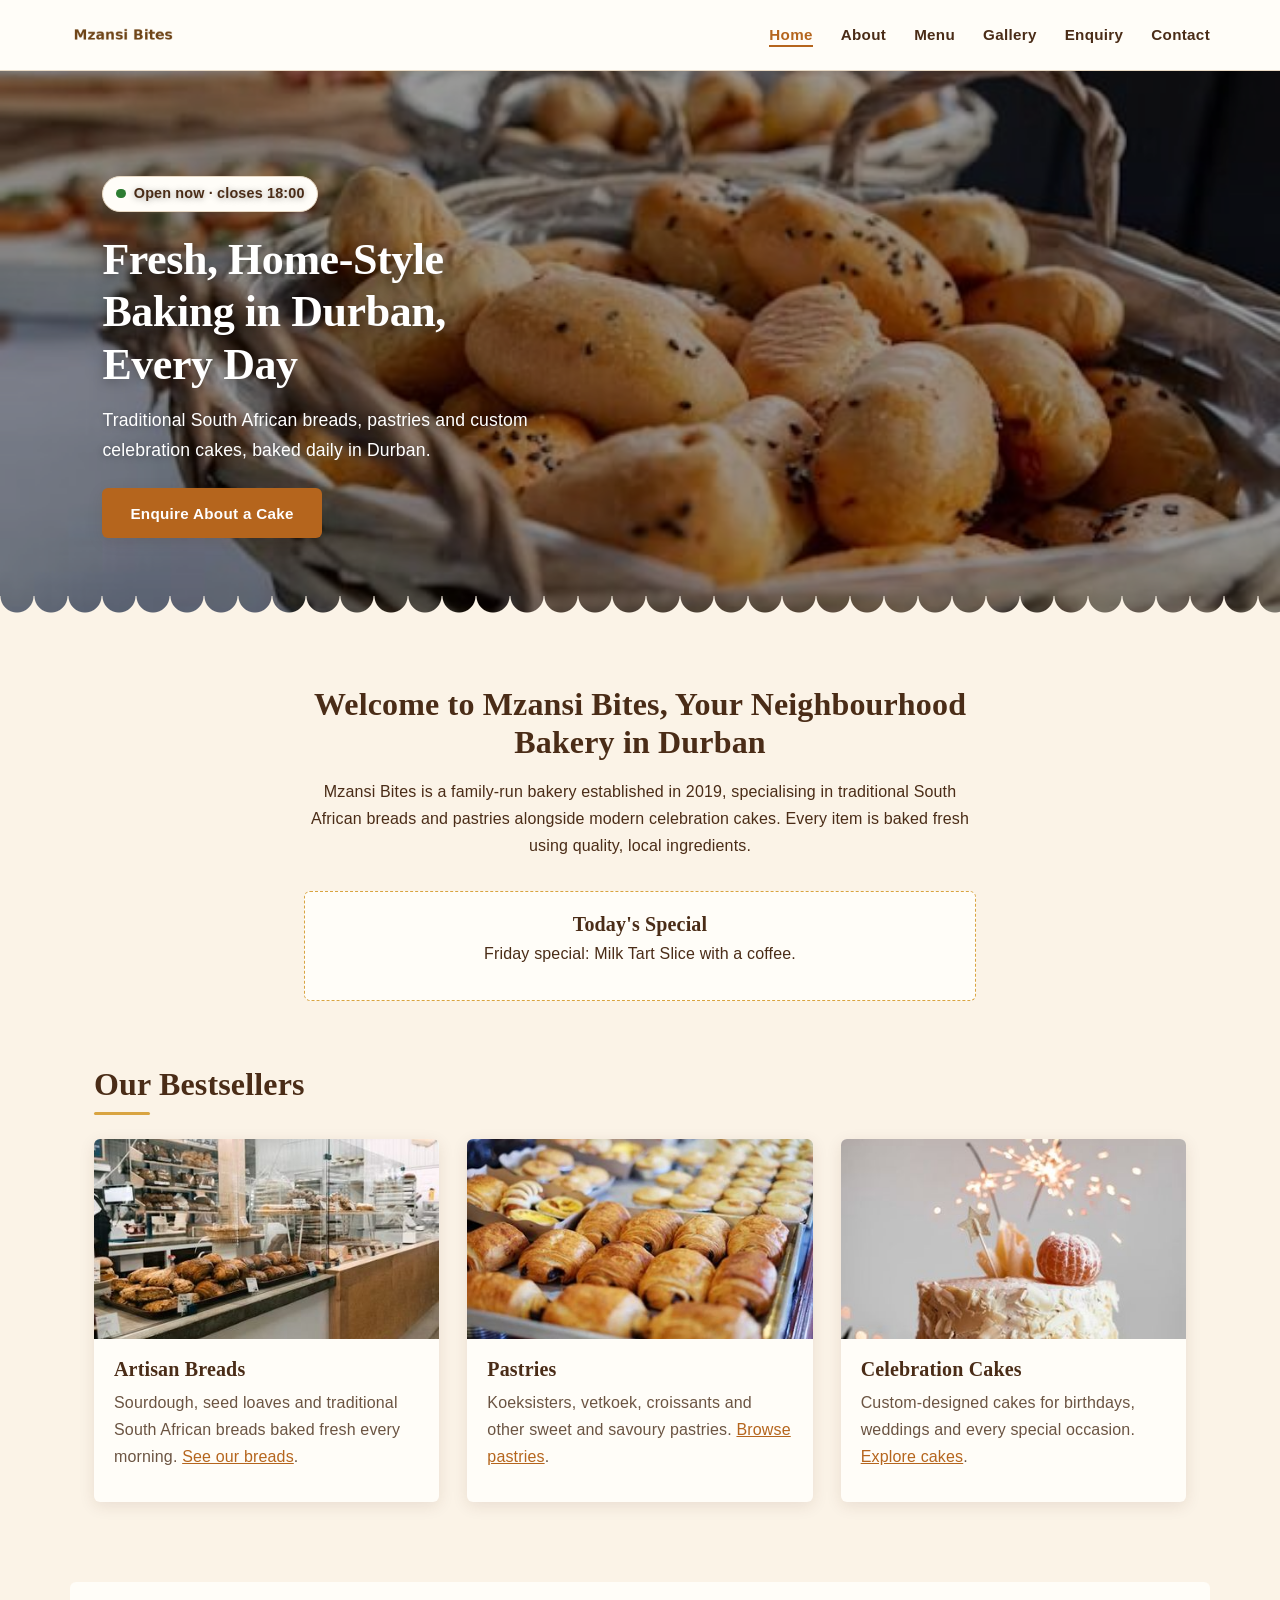
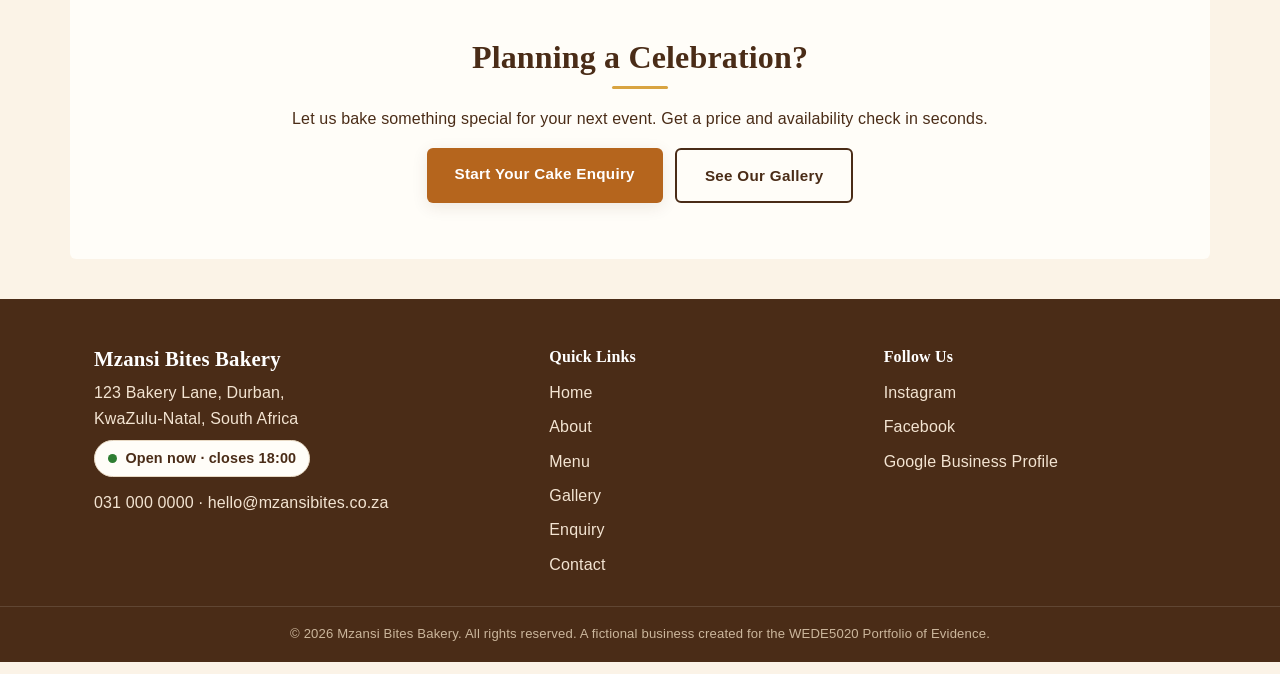
<file: index.html>
<!DOCTYPE html>
<html lang="en-ZA">
<head>
  <meta charset="UTF-8">
  <meta name="viewport" content="width=device-width, initial-scale=1.0">
  <title>Mzansi Bites Bakery | Fresh Bread &amp; Custom Cakes in Durban</title>
  <meta name="description" content="Family-run bakery in Durban baking fresh South African bread, koeksisters, pastries and custom celebration cakes daily. Get a cake quote online.">
  <meta name="keywords" content="bakery Durban, custom cakes Durban, fresh bread Durban, koeksisters, South African bakery, celebration cakes">
  <meta name="author" content="Neolyn Manikam">
  <meta name="robots" content="index, follow, max-image-preview:large">
  <meta name="theme-color" content="#4A2C17">
  <meta http-equiv="Content-Security-Policy" content="default-src 'self'; script-src 'self'; style-src 'self' 'unsafe-inline' https://fonts.googleapis.com; font-src https://fonts.gstatic.com; img-src 'self' data:; connect-src 'self' https://jsonplaceholder.typicode.com; frame-src https://www.google.com; form-action 'self' https://jsonplaceholder.typicode.com mailto:; base-uri 'self'; object-src 'none'">
  <meta name="referrer" content="strict-origin-when-cross-origin">
  <link rel="canonical" href="https://manikam1103.github.io/MzansiBitesWebsite-Part-1/">
  <link rel="icon" type="image/png" href="Images/mzansi-bites-bakery-logo.png">
  <meta property="og:type" content="website">
  <meta property="og:site_name" content="Mzansi Bites Bakery">
  <meta property="og:locale" content="en_ZA">
  <meta property="og:title" content="Mzansi Bites Bakery: Fresh Bread &amp; Custom Cakes in Durban">
  <meta property="og:description" content="Family-run bakery in Durban baking fresh South African bread, koeksisters, pastries and custom celebration cakes daily. Get a cake quote online.">
  <meta property="og:url" content="https://manikam1103.github.io/MzansiBitesWebsite-Part-1/">
  <meta property="og:image" content="https://manikam1103.github.io/MzansiBitesWebsite-Part-1/Images/fresh-bread-rolls-basket-600.jpg">
  <meta property="og:image:alt" content="Basket of freshly baked bread rolls from Mzansi Bites Bakery">
  <meta name="twitter:card" content="summary_large_image">
  <meta name="twitter:title" content="Mzansi Bites Bakery: Fresh Bread &amp; Custom Cakes in Durban">
  <meta name="twitter:description" content="Family-run bakery in Durban baking fresh South African bread, koeksisters, pastries and custom celebration cakes daily. Get a cake quote online.">
  <meta name="twitter:image" content="https://manikam1103.github.io/MzansiBitesWebsite-Part-1/Images/fresh-bread-rolls-basket-600.jpg">
  <link rel="preconnect" href="https://fonts.googleapis.com">
  <link rel="preconnect" href="https://fonts.gstatic.com" crossorigin>
  <link rel="stylesheet" href="https://fonts.googleapis.com/css2?family=Lato:wght@400;700;900&family=Playfair+Display:ital,wght@0,500;0,600;0,700;1,500&display=swap">
  <link rel="stylesheet" href="CSS/style.css">
  <script src="JavaScript/head.js"></script>
  <script type="application/ld+json">{"@context": "https://schema.org", "@type": "Bakery", "name": "Mzansi Bites Bakery", "url": "https://manikam1103.github.io/MzansiBitesWebsite-Part-1/", "image": "https://manikam1103.github.io/MzansiBitesWebsite-Part-1/Images/fresh-bread-rolls-basket-600.jpg", "telephone": "+27310000000", "email": "hello@mzansibites.co.za", "priceRange": "R18 - R550", "description": "Family-run bakery in Durban selling traditional South African breads, pastries and custom celebration cakes.", "servesCuisine": "South African", "address": {"@type": "PostalAddress", "streetAddress": "123 Bakery Lane", "addressLocality": "Durban", "addressRegion": "KwaZulu-Natal", "addressCountry": "ZA"}, "geo": {"@type": "GeoCoordinates", "latitude": -29.8587, "longitude": 31.0218}, "openingHoursSpecification": [{"@type": "OpeningHoursSpecification", "dayOfWeek": ["Monday", "Tuesday", "Wednesday", "Thursday", "Friday"], "opens": "07:00", "closes": "18:00"}, {"@type": "OpeningHoursSpecification", "dayOfWeek": "Saturday", "opens": "08:00", "closes": "15:00"}]}</script>
</head>
<body>
  <a class="skip-link" href="#main">Skip to main content</a>

  <header>
    <div class="container header-inner">
      <a href="index.html" class="logo" aria-label="Mzansi Bites Bakery home">
        <img src="Images/mzansi-bites-bakery-logo.png" alt="Mzansi Bites Bakery logo" width="140" height="42">
      </a>
      <button class="nav-toggle" type="button" aria-expanded="false" aria-controls="site-nav">&#9776; Menu</button>
      <nav id="site-nav" aria-label="Main navigation">
        <ul><li><a href="index.html" aria-current="page">Home</a></li><li><a href="about.html">About</a></li><li><a href="menu.html">Menu</a></li><li><a href="gallery.html">Gallery</a></li><li><a href="enquiry.html">Enquiry</a></li><li><a href="contact.html">Contact</a></li></ul>
      </nav>
    </div>
  </header>

  
  <main id="main">
    <section class="hero">
      <img src="Images/fresh-bread-rolls-basket-600.jpg" srcset="Images/fresh-bread-rolls-basket-400.jpg 400w, Images/fresh-bread-rolls-basket-600.jpg 600w" sizes="100vw" alt="Basket of freshly baked bread rolls at Mzansi Bites Bakery in Durban" width="600" height="400" fetchpriority="high" >
      <div class="hero-text">
        <p class="hero-status"><span data-open-status class="status-badge">Mon-Fri 07:00-18:00 · Sat 08:00-15:00</span></p>
        <h1>Fresh, Home-Style Baking in Durban, Every Day</h1>
        <p>Traditional South African breads, pastries and custom celebration cakes, baked daily in Durban.</p>
        <a href="enquiry.html" class="btn">Enquire About a Cake</a>
      </div>
    </section>

    <section class="intro container reveal">
      <h2>Welcome to Mzansi Bites, Your Neighbourhood Bakery in Durban</h2>
      <p>
        Mzansi Bites is a family-run bakery established in 2019, specialising in traditional
        South African breads and pastries alongside modern celebration cakes. Every item is
        baked fresh using quality, local ingredients.
      </p>
      <div id="todays-special" class="special" hidden></div>
    </section>

    <section class="featured container reveal">
      <h2>Our Bestsellers</h2>
      <div class="product-grid">
        <article class="product-card">
          <img src="Images/bakery-display-counter-bread-600.jpg" srcset="Images/bakery-display-counter-bread-400.jpg 400w, Images/bakery-display-counter-bread-600.jpg 600w" sizes="(max-width: 560px) 100vw, 360px" alt="Freshly baked bread loaves on the Mzansi Bites bakery display counter" width="600" height="400" loading="lazy" >
          <h3>Artisan Breads</h3>
          <p>Sourdough, seed loaves and traditional South African breads baked fresh every morning. <a href="menu.html#bread">See our breads</a>.</p>
        </article>
        <article class="product-card">
          <img src="Images/butter-croissants-pastries-600.jpg" srcset="Images/butter-croissants-pastries-400.jpg 400w, Images/butter-croissants-pastries-600.jpg 600w" sizes="(max-width: 560px) 100vw, 360px" alt="Golden butter croissants and pastries fresh from the oven" width="600" height="400" loading="lazy" >
          <h3>Pastries</h3>
          <p>Koeksisters, vetkoek, croissants and other sweet and savoury pastries. <a href="menu.html#pastry">Browse pastries</a>.</p>
        </article>
        <article class="product-card">
          <img src="Images/sparkler-celebration-cake-600.jpg" srcset="Images/sparkler-celebration-cake-400.jpg 400w, Images/sparkler-celebration-cake-600.jpg 600w" sizes="(max-width: 560px) 100vw, 360px" alt="Decorated celebration cake topped with a sparkler" width="400" height="600" loading="lazy" >
          <h3>Celebration Cakes</h3>
          <p>Custom-designed cakes for birthdays, weddings and every special occasion. <a href="menu.html#cake">Explore cakes</a>.</p>
        </article>
      </div>
    </section>

    <section class="cta container reveal">
      <h2>Planning a Celebration?</h2>
      <p>Let us bake something special for your next event. Get a price and availability check in seconds.</p>
      <div class="inline-cta">
        <a href="enquiry.html" class="btn">Start Your Cake Enquiry</a>
        <a href="gallery.html" class="btn btn-outline">See Our Gallery</a>
      </div>
    </section>
  </main>

  <footer>
    <div class="container footer-inner">
      <div>
        <h2>Mzansi Bites Bakery</h2>
        <address>123 Bakery Lane, Durban,<br>KwaZulu-Natal, South Africa</address>
        <p><span data-open-status class="status-badge">Mon-Fri 07:00-18:00 · Sat 08:00-15:00</span></p>
        <p><a href="tel:+27310000000">031 000 0000</a> · <a href="mailto:hello@mzansibites.co.za">hello@mzansibites.co.za</a></p>
      </div>
      <div>
        <h3>Quick Links</h3>
        <ul><li><a href="index.html">Home</a></li><li><a href="about.html">About</a></li><li><a href="menu.html">Menu</a></li><li><a href="gallery.html">Gallery</a></li><li><a href="enquiry.html">Enquiry</a></li><li><a href="contact.html">Contact</a></li></ul>
      </div>
      <div>
        <h3>Follow Us</h3>
        <ul>
          <li><a href="https://www.instagram.com/" target="_blank" rel="noopener noreferrer">Instagram</a></li>
          <li><a href="https://www.facebook.com/" target="_blank" rel="noopener noreferrer">Facebook</a></li>
          <li><a href="https://www.google.com/business/" target="_blank" rel="noopener noreferrer">Google Business Profile</a></li>
        </ul>
      </div>
    </div>
    <p class="copyright">&copy; 2026 Mzansi Bites Bakery. All rights reserved. A fictional business created for the WEDE5020 Portfolio of Evidence.</p>
  </footer>
  <button class="to-top" type="button" aria-label="Back to top">&uarr;</button>
  <script src="JavaScript/script.js" defer></script>
</body>
</html>
</file>
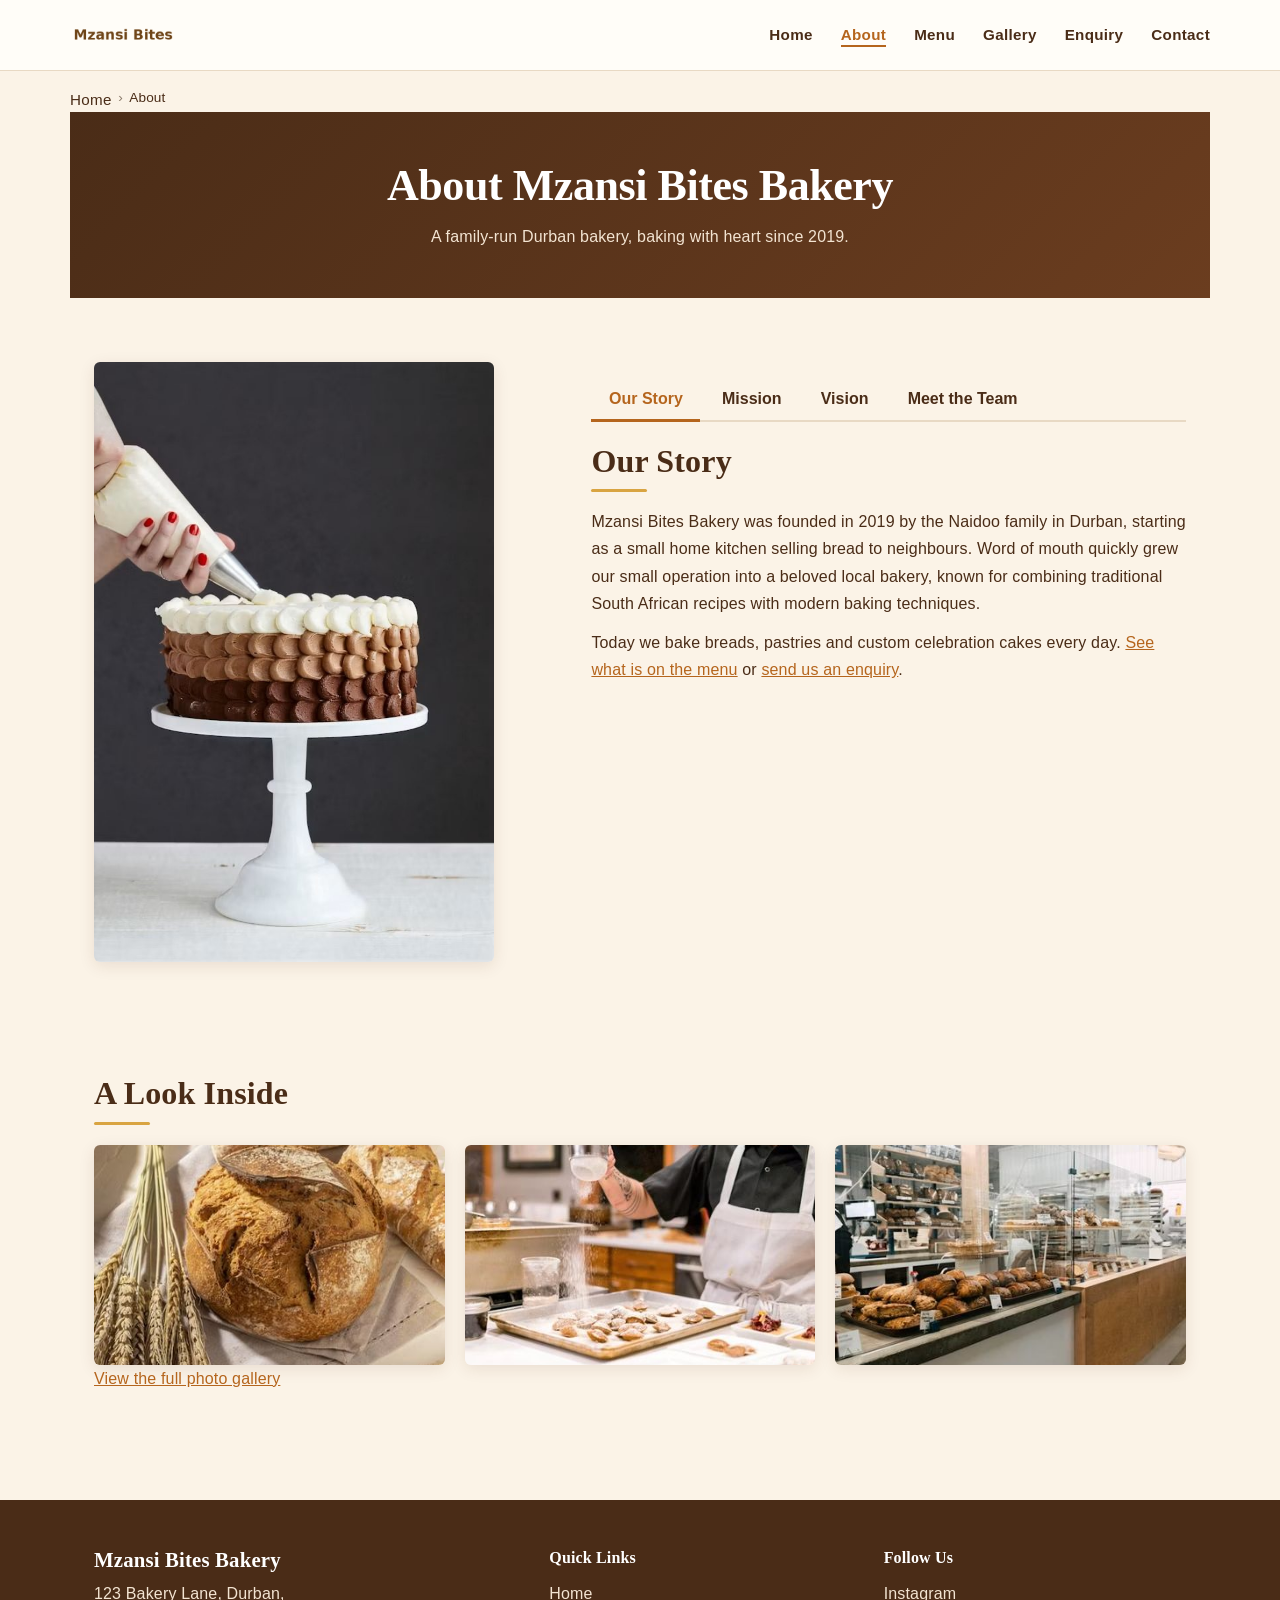
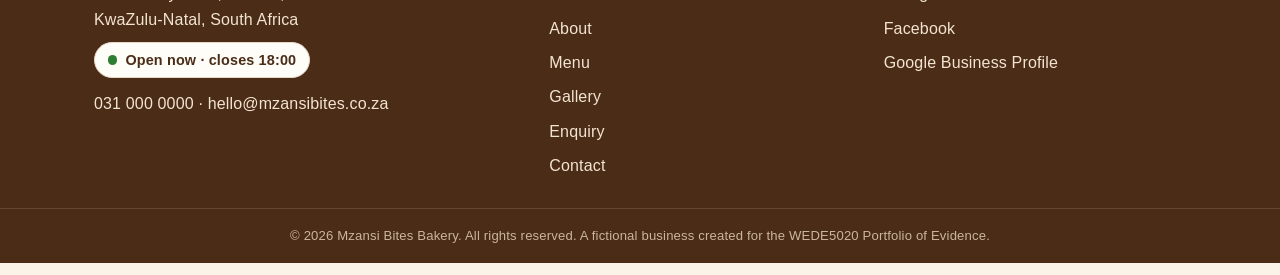
<file: about.html>
<!DOCTYPE html>
<html lang="en-ZA">
<head>
  <meta charset="UTF-8">
  <meta name="viewport" content="width=device-width, initial-scale=1.0">
  <title>About Us | Mzansi Bites Bakery, Durban Family Bakers</title>
  <meta name="description" content="Meet the Naidoo family behind Mzansi Bites Bakery in Durban: our story since 2019, our mission to bake fresh, local, home-style goods, and our team.">
  <meta name="keywords" content="about Mzansi Bites, Durban bakery team, family bakery KwaZulu-Natal, home-style baking">
  <meta name="author" content="Neolyn Manikam">
  <meta name="robots" content="index, follow, max-image-preview:large">
  <meta name="theme-color" content="#4A2C17">
  <meta http-equiv="Content-Security-Policy" content="default-src 'self'; script-src 'self'; style-src 'self' 'unsafe-inline' https://fonts.googleapis.com; font-src https://fonts.gstatic.com; img-src 'self' data:; connect-src 'self' https://jsonplaceholder.typicode.com; frame-src https://www.google.com; form-action 'self' https://jsonplaceholder.typicode.com mailto:; base-uri 'self'; object-src 'none'">
  <meta name="referrer" content="strict-origin-when-cross-origin">
  <link rel="canonical" href="https://manikam1103.github.io/MzansiBitesWebsite-Part-1/about.html">
  <link rel="icon" type="image/png" href="Images/mzansi-bites-bakery-logo.png">
  <meta property="og:type" content="website">
  <meta property="og:site_name" content="Mzansi Bites Bakery">
  <meta property="og:locale" content="en_ZA">
  <meta property="og:title" content="About Us | Mzansi Bites Bakery, Durban Family Bakers">
  <meta property="og:description" content="Meet the Naidoo family behind Mzansi Bites Bakery in Durban: our story since 2019, our mission to bake fresh, local, home-style goods, and our team.">
  <meta property="og:url" content="https://manikam1103.github.io/MzansiBitesWebsite-Part-1/about.html">
  <meta property="og:image" content="https://manikam1103.github.io/MzansiBitesWebsite-Part-1/Images/fresh-bread-rolls-basket-600.jpg">
  <meta property="og:image:alt" content="Basket of freshly baked bread rolls from Mzansi Bites Bakery">
  <meta name="twitter:card" content="summary_large_image">
  <meta name="twitter:title" content="About Us | Mzansi Bites Bakery, Durban Family Bakers">
  <meta name="twitter:description" content="Meet the Naidoo family behind Mzansi Bites Bakery in Durban: our story since 2019, our mission to bake fresh, local, home-style goods, and our team.">
  <meta name="twitter:image" content="https://manikam1103.github.io/MzansiBitesWebsite-Part-1/Images/fresh-bread-rolls-basket-600.jpg">
  <link rel="preconnect" href="https://fonts.googleapis.com">
  <link rel="preconnect" href="https://fonts.gstatic.com" crossorigin>
  <link rel="stylesheet" href="https://fonts.googleapis.com/css2?family=Lato:wght@400;700;900&family=Playfair+Display:ital,wght@0,500;0,600;0,700;1,500&display=swap">
  <link rel="stylesheet" href="CSS/style.css">
  <script src="JavaScript/head.js"></script>
  <script type="application/ld+json">{"@context": "https://schema.org", "@type": "BreadcrumbList", "itemListElement": [{"@type": "ListItem", "position": 1, "name": "Home", "item": "https://manikam1103.github.io/MzansiBitesWebsite-Part-1/"}, {"@type": "ListItem", "position": 2, "name": "About", "item": "https://manikam1103.github.io/MzansiBitesWebsite-Part-1/about.html"}]}</script>
</head>
<body>
  <a class="skip-link" href="#main">Skip to main content</a>

  <header>
    <div class="container header-inner">
      <a href="index.html" class="logo" aria-label="Mzansi Bites Bakery home">
        <img src="Images/mzansi-bites-bakery-logo.png" alt="Mzansi Bites Bakery logo" width="140" height="42">
      </a>
      <button class="nav-toggle" type="button" aria-expanded="false" aria-controls="site-nav">&#9776; Menu</button>
      <nav id="site-nav" aria-label="Main navigation">
        <ul><li><a href="index.html">Home</a></li><li><a href="about.html" aria-current="page">About</a></li><li><a href="menu.html">Menu</a></li><li><a href="gallery.html">Gallery</a></li><li><a href="enquiry.html">Enquiry</a></li><li><a href="contact.html">Contact</a></li></ul>
      </nav>
    </div>
  </header>

  <nav class="breadcrumb container" aria-label="Breadcrumb"><ol><li><a href="index.html">Home</a></li><li aria-current="page">About</li></ol></nav>
  <main id="main">
    <section class="page-header container">
      <h1>About Mzansi Bites Bakery</h1>
      <p>A family-run Durban bakery, baking with heart since 2019.</p>
    </section>

    <section class="about-content container reveal">
      <img src="Images/baker-piping-chocolate-cake-600.jpg" srcset="Images/baker-piping-chocolate-cake-400.jpg 400w, Images/baker-piping-chocolate-cake-600.jpg 600w" sizes="(max-width: 820px) 100vw, 420px" alt="Baker piping chocolate icing onto a cake in the Mzansi Bites Bakery kitchen" width="400" height="600" loading="lazy" >
      <div class="tabs">
        <div class="tab-list" role="tablist" aria-label="About Mzansi Bites">
          <button role="tab" id="tab-story" aria-controls="panel-story" aria-selected="true">Our Story</button>
          <button role="tab" id="tab-mission" aria-controls="panel-mission" aria-selected="false" tabindex="-1">Mission</button>
          <button role="tab" id="tab-vision" aria-controls="panel-vision" aria-selected="false" tabindex="-1">Vision</button>
          <button role="tab" id="tab-team" aria-controls="panel-team" aria-selected="false" tabindex="-1">Meet the Team</button>
        </div>
        <div class="tab-panel" role="tabpanel" id="panel-story" aria-labelledby="tab-story">
          <h2>Our Story</h2>
          <p>Mzansi Bites Bakery was founded in 2019 by the Naidoo family in Durban, starting as a small home kitchen selling bread to neighbours. Word of mouth quickly grew our small operation into a beloved local bakery, known for combining traditional South African recipes with modern baking techniques.</p>
          <p>Today we bake breads, pastries and custom celebration cakes every day. <a href="menu.html">See what is on the menu</a> or <a href="enquiry.html">send us an enquiry</a>.</p>
        </div>
        <div class="tab-panel" role="tabpanel" id="panel-mission" aria-labelledby="tab-mission">
          <h2>Our Mission</h2>
          <p>To bring quality, home-style baked goods to the community using fresh, local ingredients.</p>
        </div>
        <div class="tab-panel" role="tabpanel" id="panel-vision" aria-labelledby="tab-vision">
          <h2>Our Vision</h2>
          <p>To become Durban's go-to neighbourhood bakery, known for quality, warmth and community connection.</p>
        </div>
        <div class="tab-panel" role="tabpanel" id="panel-team" aria-labelledby="tab-team">
          <h2>Meet the Team</h2>
          <ul>
            <li><strong>Priya Naidoo</strong>, Founder &amp; Head Baker</li>
            <li><strong>Sipho Dlamini</strong>, Pastry Chef</li>
            <li><strong>Thandi Mokoena</strong>, Cake Decorator</li>
          </ul>
        </div>
      </div>
    </section>

    <section class="gallery container reveal">
      <h2>A Look Inside</h2>
      <div class="gallery-grid">
        <a href="gallery.html"><img src="Images/artisan-loaves-wheat-600.jpg" srcset="Images/artisan-loaves-wheat-400.jpg 400w, Images/artisan-loaves-wheat-600.jpg 600w" sizes="(max-width: 560px) 100vw, 360px" alt="Artisan bread loaves with stalks of wheat" width="400" height="600" loading="lazy" ></a>
        <a href="gallery.html"><img src="Images/chef-dusting-icing-sugar-600.jpg" srcset="Images/chef-dusting-icing-sugar-400.jpg 400w, Images/chef-dusting-icing-sugar-600.jpg 600w" sizes="(max-width: 560px) 100vw, 360px" alt="Pastry chef dusting icing sugar over fresh bakes" width="600" height="400" loading="lazy" ></a>
        <a href="gallery.html"><img src="Images/bakery-display-counter-bread-600.jpg" srcset="Images/bakery-display-counter-bread-400.jpg 400w, Images/bakery-display-counter-bread-600.jpg 600w" sizes="(max-width: 560px) 100vw, 360px" alt="Bakery counter full of fresh bread" width="600" height="400" loading="lazy" ></a>
      </div>
      <p><a href="gallery.html">View the full photo gallery</a></p>
    </section>
  </main>

  <footer>
    <div class="container footer-inner">
      <div>
        <h2>Mzansi Bites Bakery</h2>
        <address>123 Bakery Lane, Durban,<br>KwaZulu-Natal, South Africa</address>
        <p><span data-open-status class="status-badge">Mon-Fri 07:00-18:00 · Sat 08:00-15:00</span></p>
        <p><a href="tel:+27310000000">031 000 0000</a> · <a href="mailto:hello@mzansibites.co.za">hello@mzansibites.co.za</a></p>
      </div>
      <div>
        <h3>Quick Links</h3>
        <ul><li><a href="index.html">Home</a></li><li><a href="about.html">About</a></li><li><a href="menu.html">Menu</a></li><li><a href="gallery.html">Gallery</a></li><li><a href="enquiry.html">Enquiry</a></li><li><a href="contact.html">Contact</a></li></ul>
      </div>
      <div>
        <h3>Follow Us</h3>
        <ul>
          <li><a href="https://www.instagram.com/" target="_blank" rel="noopener noreferrer">Instagram</a></li>
          <li><a href="https://www.facebook.com/" target="_blank" rel="noopener noreferrer">Facebook</a></li>
          <li><a href="https://www.google.com/business/" target="_blank" rel="noopener noreferrer">Google Business Profile</a></li>
        </ul>
      </div>
    </div>
    <p class="copyright">&copy; 2026 Mzansi Bites Bakery. All rights reserved. A fictional business created for the WEDE5020 Portfolio of Evidence.</p>
  </footer>
  <button class="to-top" type="button" aria-label="Back to top">&uarr;</button>
  <script src="JavaScript/script.js" defer></script>
</body>
</html>
</file>
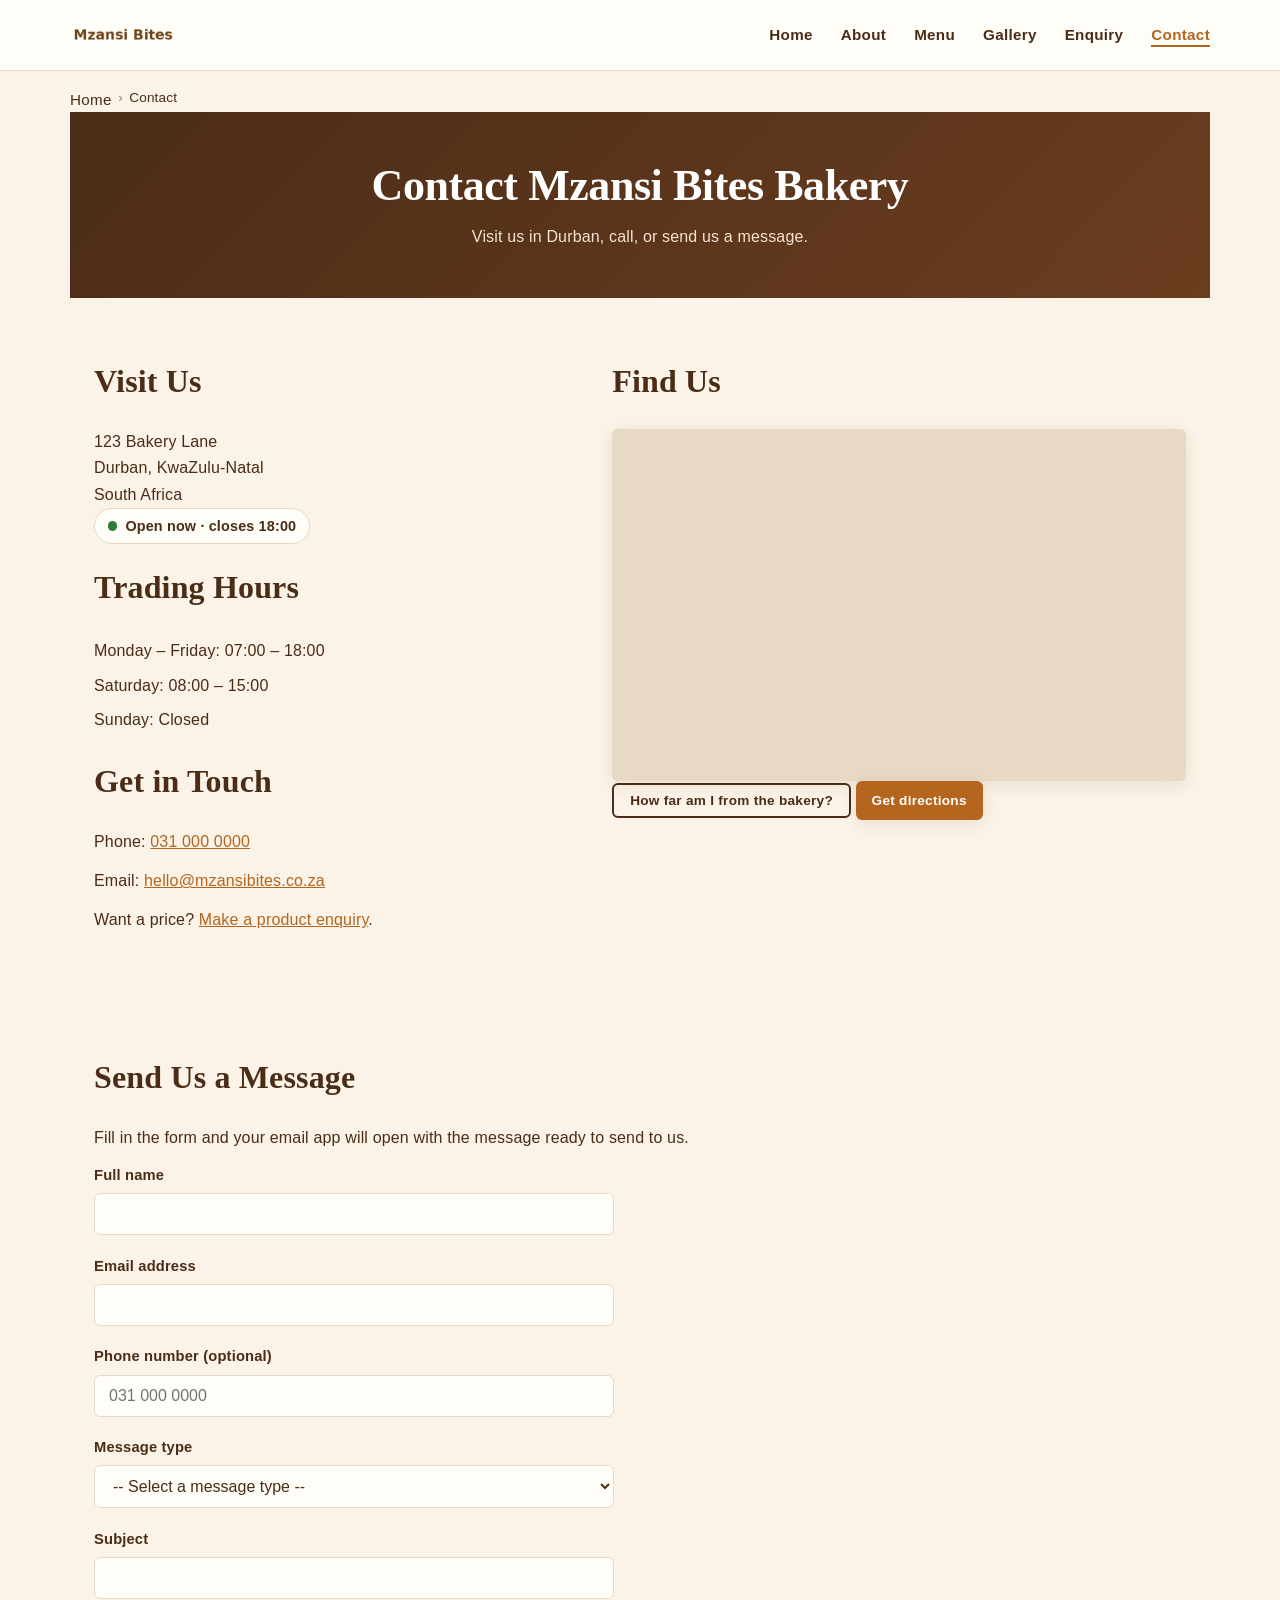
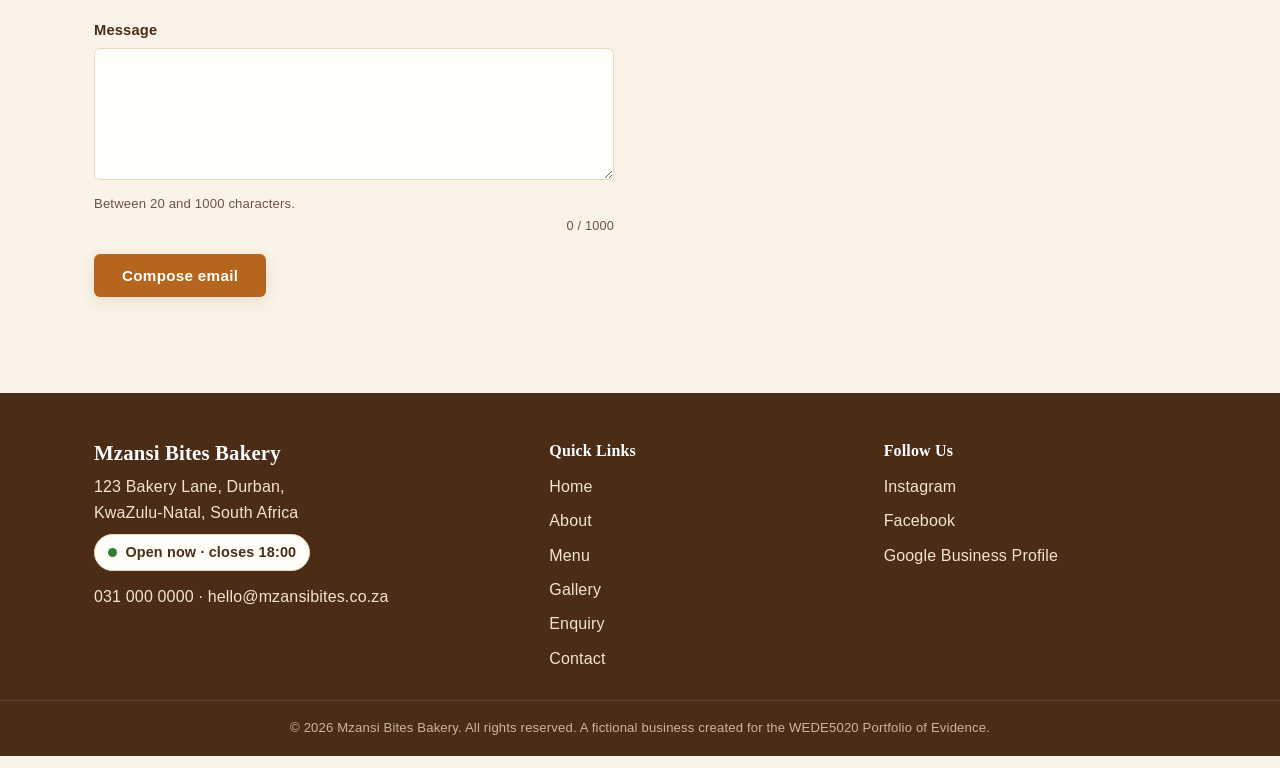
<file: contact.html>
<!DOCTYPE html>
<html lang="en-ZA">
<head>
  <meta charset="UTF-8">
  <meta name="viewport" content="width=device-width, initial-scale=1.0">
  <title>Contact &amp; Directions | Mzansi Bites Bakery, Durban</title>
  <meta name="description" content="Find Mzansi Bites Bakery at 123 Bakery Lane, Durban. See trading hours, call 031 000 0000, view our map or send us a message.">
  <meta name="keywords" content="bakery Durban contact, bakery opening hours Durban, bakery near me Durban, directions">
  <meta name="author" content="Neolyn Manikam">
  <meta name="robots" content="index, follow, max-image-preview:large">
  <meta name="theme-color" content="#4A2C17">
  <meta http-equiv="Content-Security-Policy" content="default-src 'self'; script-src 'self'; style-src 'self' 'unsafe-inline' https://fonts.googleapis.com; font-src https://fonts.gstatic.com; img-src 'self' data:; connect-src 'self' https://jsonplaceholder.typicode.com; frame-src https://www.google.com; form-action 'self' https://jsonplaceholder.typicode.com mailto:; base-uri 'self'; object-src 'none'">
  <meta name="referrer" content="strict-origin-when-cross-origin">
  <link rel="canonical" href="https://manikam1103.github.io/MzansiBitesWebsite-Part-1/contact.html">
  <link rel="icon" type="image/png" href="Images/mzansi-bites-bakery-logo.png">
  <meta property="og:type" content="website">
  <meta property="og:site_name" content="Mzansi Bites Bakery">
  <meta property="og:locale" content="en_ZA">
  <meta property="og:title" content="Contact &amp; Directions | Mzansi Bites Bakery, Durban">
  <meta property="og:description" content="Find Mzansi Bites Bakery at 123 Bakery Lane, Durban. See trading hours, call 031 000 0000, view our map or send us a message.">
  <meta property="og:url" content="https://manikam1103.github.io/MzansiBitesWebsite-Part-1/contact.html">
  <meta property="og:image" content="https://manikam1103.github.io/MzansiBitesWebsite-Part-1/Images/fresh-bread-rolls-basket-600.jpg">
  <meta property="og:image:alt" content="Basket of freshly baked bread rolls from Mzansi Bites Bakery">
  <meta name="twitter:card" content="summary_large_image">
  <meta name="twitter:title" content="Contact &amp; Directions | Mzansi Bites Bakery, Durban">
  <meta name="twitter:description" content="Find Mzansi Bites Bakery at 123 Bakery Lane, Durban. See trading hours, call 031 000 0000, view our map or send us a message.">
  <meta name="twitter:image" content="https://manikam1103.github.io/MzansiBitesWebsite-Part-1/Images/fresh-bread-rolls-basket-600.jpg">
  <link rel="preconnect" href="https://fonts.googleapis.com">
  <link rel="preconnect" href="https://fonts.gstatic.com" crossorigin>
  <link rel="stylesheet" href="https://fonts.googleapis.com/css2?family=Lato:wght@400;700;900&family=Playfair+Display:ital,wght@0,500;0,600;0,700;1,500&display=swap">
  <link rel="stylesheet" href="CSS/style.css">
  <script src="JavaScript/head.js"></script>
  <script type="application/ld+json">{"@context": "https://schema.org", "@type": "Bakery", "name": "Mzansi Bites Bakery", "url": "https://manikam1103.github.io/MzansiBitesWebsite-Part-1/", "image": "https://manikam1103.github.io/MzansiBitesWebsite-Part-1/Images/fresh-bread-rolls-basket-600.jpg", "telephone": "+27310000000", "email": "hello@mzansibites.co.za", "priceRange": "R18 - R550", "description": "Family-run bakery in Durban selling traditional South African breads, pastries and custom celebration cakes.", "servesCuisine": "South African", "address": {"@type": "PostalAddress", "streetAddress": "123 Bakery Lane", "addressLocality": "Durban", "addressRegion": "KwaZulu-Natal", "addressCountry": "ZA"}, "geo": {"@type": "GeoCoordinates", "latitude": -29.8587, "longitude": 31.0218}, "openingHoursSpecification": [{"@type": "OpeningHoursSpecification", "dayOfWeek": ["Monday", "Tuesday", "Wednesday", "Thursday", "Friday"], "opens": "07:00", "closes": "18:00"}, {"@type": "OpeningHoursSpecification", "dayOfWeek": "Saturday", "opens": "08:00", "closes": "15:00"}]}</script>
  <script type="application/ld+json">{"@context": "https://schema.org", "@type": "BreadcrumbList", "itemListElement": [{"@type": "ListItem", "position": 1, "name": "Home", "item": "https://manikam1103.github.io/MzansiBitesWebsite-Part-1/"}, {"@type": "ListItem", "position": 2, "name": "Contact", "item": "https://manikam1103.github.io/MzansiBitesWebsite-Part-1/contact.html"}]}</script>
</head>
<body>
  <a class="skip-link" href="#main">Skip to main content</a>

  <header>
    <div class="container header-inner">
      <a href="index.html" class="logo" aria-label="Mzansi Bites Bakery home">
        <img src="Images/mzansi-bites-bakery-logo.png" alt="Mzansi Bites Bakery logo" width="140" height="42">
      </a>
      <button class="nav-toggle" type="button" aria-expanded="false" aria-controls="site-nav">&#9776; Menu</button>
      <nav id="site-nav" aria-label="Main navigation">
        <ul><li><a href="index.html">Home</a></li><li><a href="about.html">About</a></li><li><a href="menu.html">Menu</a></li><li><a href="gallery.html">Gallery</a></li><li><a href="enquiry.html">Enquiry</a></li><li><a href="contact.html" aria-current="page">Contact</a></li></ul>
      </nav>
    </div>
  </header>

  <nav class="breadcrumb container" aria-label="Breadcrumb"><ol><li><a href="index.html">Home</a></li><li aria-current="page">Contact</li></ol></nav>
  <main id="main">
    <section class="page-header container">
      <h1>Contact Mzansi Bites Bakery</h1>
      <p>Visit us in Durban, call, or send us a message.</p>
    </section>

    <section class="contact-content container">
      <div class="contact-details">
        <h2>Visit Us</h2>
        <address>
          123 Bakery Lane<br>
          Durban, KwaZulu-Natal<br>
          South Africa
        </address>
        <p><span data-open-status class="status-badge">Mon-Fri 07:00-18:00 · Sat 08:00-15:00</span></p>

        <h2>Trading Hours</h2>
        <ul>
          <li>Monday &ndash; Friday: 07:00 &ndash; 18:00</li>
          <li>Saturday: 08:00 &ndash; 15:00</li>
          <li>Sunday: Closed</li>
        </ul>

        <h2>Get in Touch</h2>
        <p>Phone: <a href="tel:+27310000000">031 000 0000</a></p>
        <p>Email: <a href="mailto:hello@mzansibites.co.za">hello@mzansibites.co.za</a></p>
        <p>Want a price? <a href="enquiry.html">Make a product enquiry</a>.</p>
      </div>

      <div class="contact-map">
        <h2>Find Us</h2>
        <div id="map" class="map-embed">
          <iframe src="https://www.google.com/maps?q=-29.8587,31.0218&amp;z=15&amp;output=embed" width="100%" height="350" style="border:0;" allowfullscreen loading="lazy" referrerpolicy="no-referrer-when-downgrade" title="Google Map showing the Mzansi Bites Bakery location in Durban"></iframe>
        </div>
        <p>
          <button class="btn btn-small btn-outline" type="button" id="locate-btn">How far am I from the bakery?</button>
          <a class="btn btn-small" href="https://www.google.com/maps/dir/?api=1&amp;destination=-29.8587,31.0218" target="_blank" rel="noopener noreferrer">Get directions</a>
        </p>
        <p id="distance-out" class="hint" aria-live="polite"></p>
      </div>
    </section>

    <section class="contact-form container reveal">
      <h2>Send Us a Message</h2>
      <p>Fill in the form and your email app will open with the message ready to send to us.</p>
      <form id="contact-form" action="mailto:hello@mzansibites.co.za" method="post" enctype="text/plain" autocomplete="on">
        <div class="form-group">
          <label for="c-name">Full name</label>
          <input type="text" id="c-name" name="name" required minlength="2" maxlength="60" autocomplete="name" aria-describedby="c-name-error">
          
          <span class="error" id="c-name-error" role="alert"></span>
        </div>
        <div class="form-group">
          <label for="c-email">Email address</label>
          <input type="email" id="c-email" name="email" required maxlength="120" autocomplete="email" aria-describedby="c-email-error">
          
          <span class="error" id="c-email-error" role="alert"></span>
        </div>
        <div class="form-group">
          <label for="c-phone">Phone number (optional)</label>
          <input type="tel" id="c-phone" name="phone" inputmode="tel" pattern="[0-9+\s\-\(\)]{9,16}" autocomplete="tel" placeholder="031 000 0000" aria-describedby="c-phone-error">
          
          <span class="error" id="c-phone-error" role="alert"></span>
        </div>
        <div class="form-group">
          <label for="c-type">Message type</label>
          <select id="c-type" name="type" required aria-describedby="c-type-error"><option value="">-- Select a message type --</option><option>General question</option><option>Feedback or compliment</option><option>Complaint</option><option>Wholesale or partnership</option><option>Media or press</option></select>
          
          <span class="error" id="c-type-error" role="alert"></span>
        </div>
        <div class="form-group">
          <label for="c-subject">Subject</label>
          <input type="text" id="c-subject" name="subject" required minlength="3" maxlength="80" aria-describedby="c-subject-error">
          
          <span class="error" id="c-subject-error" role="alert"></span>
        </div>
        <div class="form-group">
          <label for="c-message">Message</label>
          <textarea id="c-message" name="message" rows="6" required minlength="20" maxlength="1000" aria-describedby="c-message-hint c-message-error"></textarea>
          <span class="hint" id="c-message-hint">Between 20 and 1000 characters.</span><div class="char-count" aria-hidden="true"></div>
          <span class="error" id="c-message-error" role="alert"></span>
        </div>
        <div class="hp-field" aria-hidden="true"><label for="c-website">Leave this field empty</label><input type="text" id="c-website" name="website" tabindex="-1" autocomplete="off"></div>
        <button type="submit" class="btn">Compose email</button>
      </form>
      <div id="contact-status" class="form-status" role="status" aria-live="polite" hidden></div>
    </section>
  </main>

  <footer>
    <div class="container footer-inner">
      <div>
        <h2>Mzansi Bites Bakery</h2>
        <address>123 Bakery Lane, Durban,<br>KwaZulu-Natal, South Africa</address>
        <p><span data-open-status class="status-badge">Mon-Fri 07:00-18:00 · Sat 08:00-15:00</span></p>
        <p><a href="tel:+27310000000">031 000 0000</a> · <a href="mailto:hello@mzansibites.co.za">hello@mzansibites.co.za</a></p>
      </div>
      <div>
        <h3>Quick Links</h3>
        <ul><li><a href="index.html">Home</a></li><li><a href="about.html">About</a></li><li><a href="menu.html">Menu</a></li><li><a href="gallery.html">Gallery</a></li><li><a href="enquiry.html">Enquiry</a></li><li><a href="contact.html">Contact</a></li></ul>
      </div>
      <div>
        <h3>Follow Us</h3>
        <ul>
          <li><a href="https://www.instagram.com/" target="_blank" rel="noopener noreferrer">Instagram</a></li>
          <li><a href="https://www.facebook.com/" target="_blank" rel="noopener noreferrer">Facebook</a></li>
          <li><a href="https://www.google.com/business/" target="_blank" rel="noopener noreferrer">Google Business Profile</a></li>
        </ul>
      </div>
    </div>
    <p class="copyright">&copy; 2026 Mzansi Bites Bakery. All rights reserved. A fictional business created for the WEDE5020 Portfolio of Evidence.</p>
  </footer>
  <button class="to-top" type="button" aria-label="Back to top">&uarr;</button>
  <script src="JavaScript/script.js" defer></script>
</body>
</html>
</file>
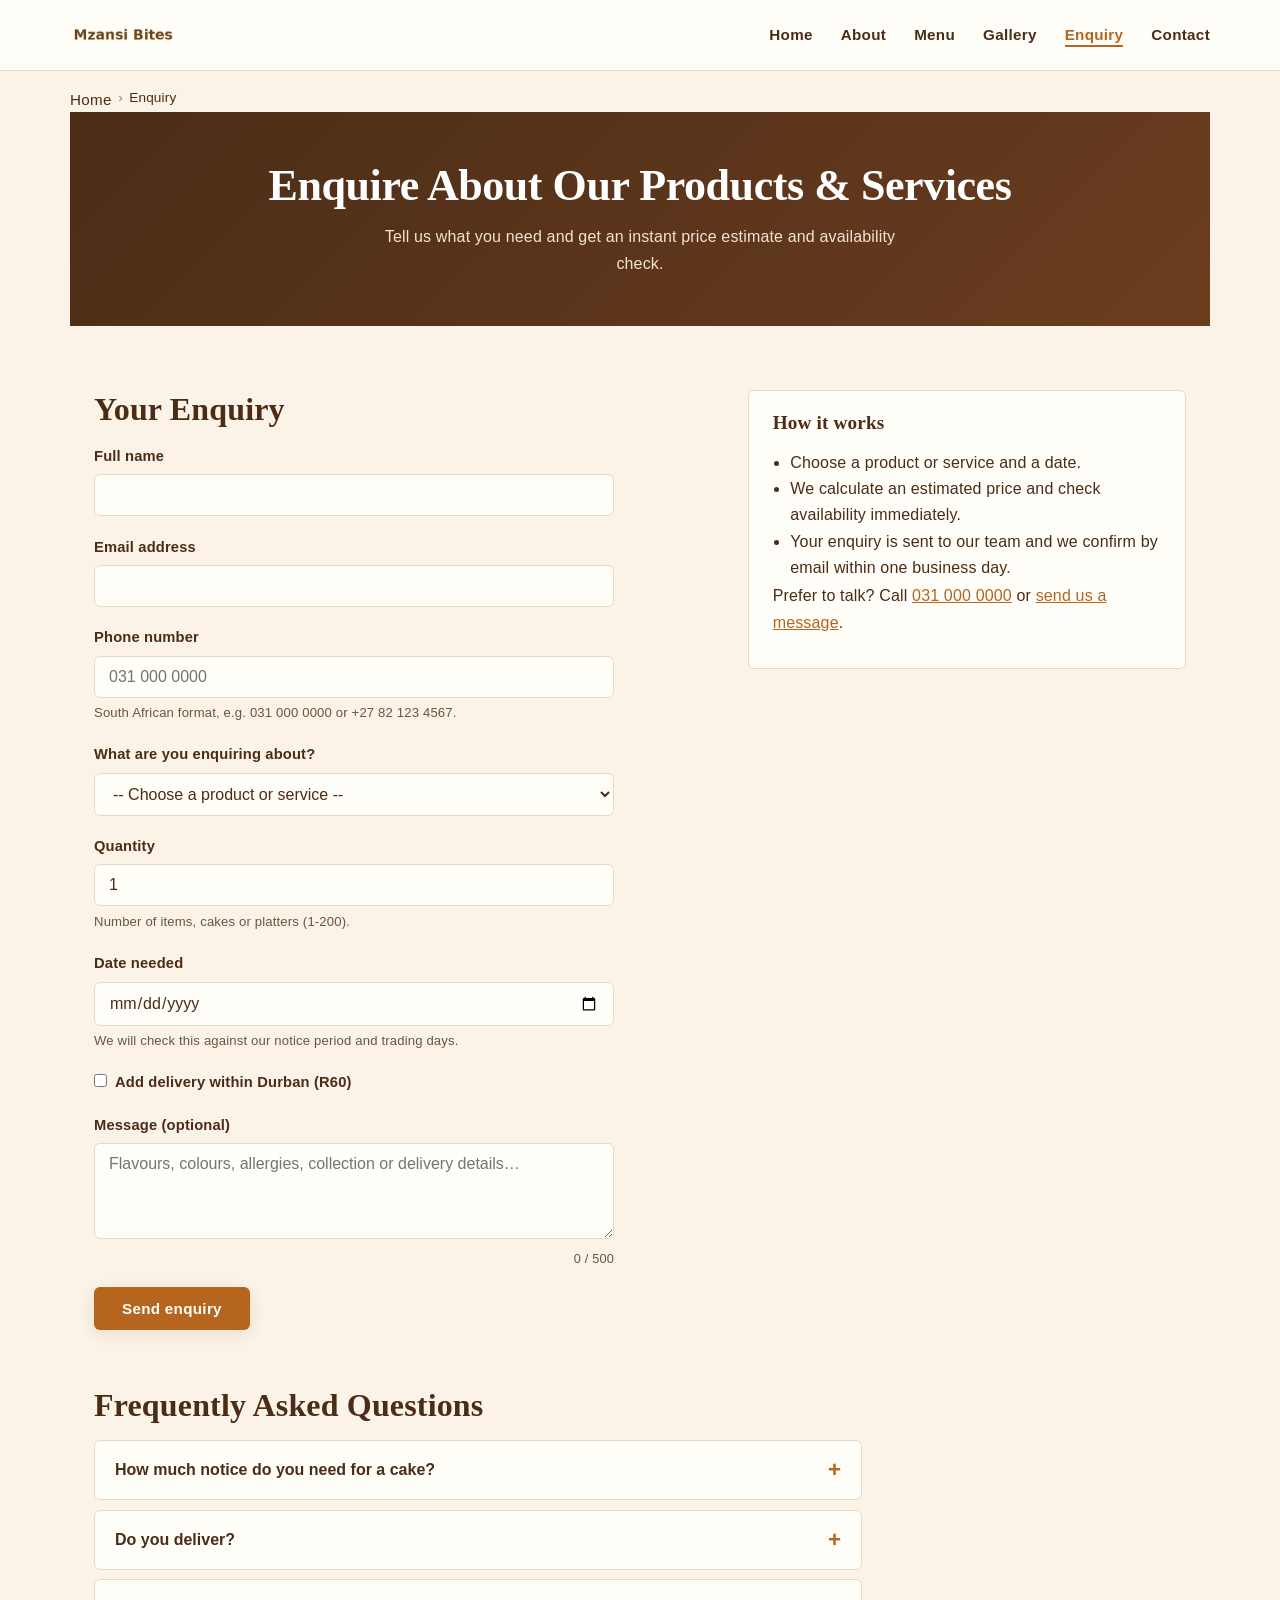
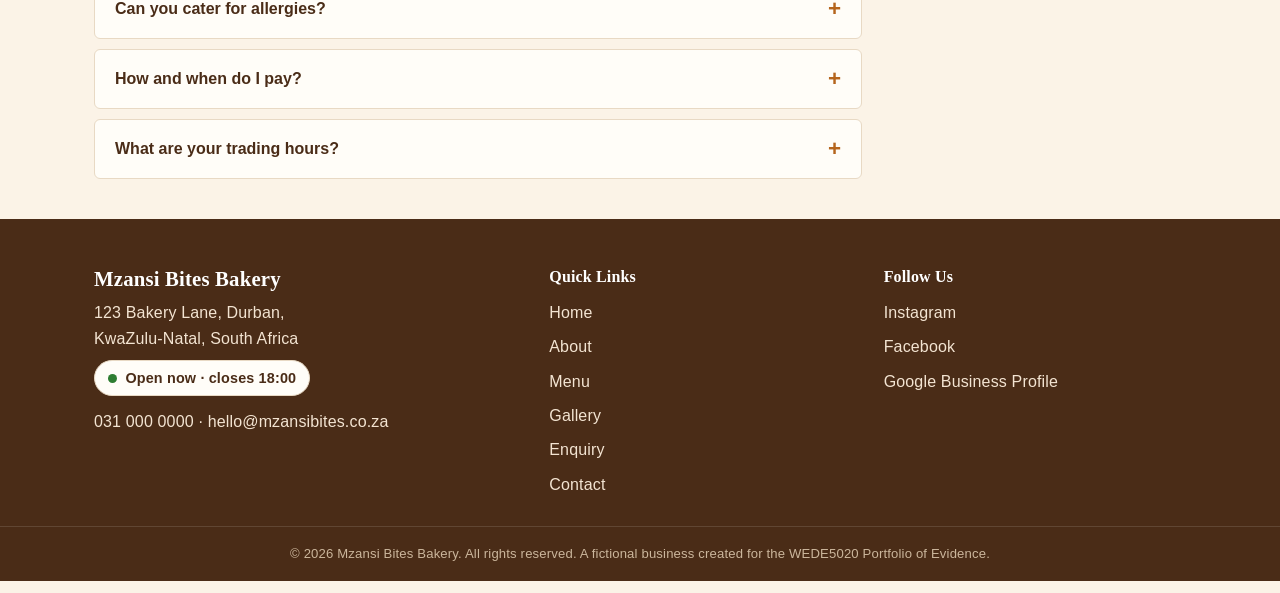
<file: enquiry.html>
<!DOCTYPE html>
<html lang="en-ZA">
<head>
  <meta charset="UTF-8">
  <meta name="viewport" content="width=device-width, initial-scale=1.0">
  <title>Enquire &amp; Get a Cake Quote | Mzansi Bites Bakery Durban</title>
  <meta name="description" content="Enquire about custom cakes, breads, pastries or catering in Durban. Get an instant estimated price and availability check from Mzansi Bites Bakery.">
  <meta name="keywords" content="cake quote Durban, custom cake enquiry, bakery catering Durban, order cake online Durban">
  <meta name="author" content="Neolyn Manikam">
  <meta name="robots" content="index, follow, max-image-preview:large">
  <meta name="theme-color" content="#4A2C17">
  <meta http-equiv="Content-Security-Policy" content="default-src 'self'; script-src 'self'; style-src 'self' 'unsafe-inline' https://fonts.googleapis.com; font-src https://fonts.gstatic.com; img-src 'self' data:; connect-src 'self' https://jsonplaceholder.typicode.com; frame-src https://www.google.com; form-action 'self' https://jsonplaceholder.typicode.com mailto:; base-uri 'self'; object-src 'none'">
  <meta name="referrer" content="strict-origin-when-cross-origin">
  <link rel="canonical" href="https://manikam1103.github.io/MzansiBitesWebsite-Part-1/enquiry.html">
  <link rel="icon" type="image/png" href="Images/mzansi-bites-bakery-logo.png">
  <meta property="og:type" content="website">
  <meta property="og:site_name" content="Mzansi Bites Bakery">
  <meta property="og:locale" content="en_ZA">
  <meta property="og:title" content="Enquire &amp; Get a Cake Quote | Mzansi Bites Bakery Durban">
  <meta property="og:description" content="Enquire about custom cakes, breads, pastries or catering in Durban. Get an instant estimated price and availability check from Mzansi Bites Bakery.">
  <meta property="og:url" content="https://manikam1103.github.io/MzansiBitesWebsite-Part-1/enquiry.html">
  <meta property="og:image" content="https://manikam1103.github.io/MzansiBitesWebsite-Part-1/Images/fresh-bread-rolls-basket-600.jpg">
  <meta property="og:image:alt" content="Basket of freshly baked bread rolls from Mzansi Bites Bakery">
  <meta name="twitter:card" content="summary_large_image">
  <meta name="twitter:title" content="Enquire &amp; Get a Cake Quote | Mzansi Bites Bakery Durban">
  <meta name="twitter:description" content="Enquire about custom cakes, breads, pastries or catering in Durban. Get an instant estimated price and availability check from Mzansi Bites Bakery.">
  <meta name="twitter:image" content="https://manikam1103.github.io/MzansiBitesWebsite-Part-1/Images/fresh-bread-rolls-basket-600.jpg">
  <link rel="preconnect" href="https://fonts.googleapis.com">
  <link rel="preconnect" href="https://fonts.gstatic.com" crossorigin>
  <link rel="stylesheet" href="https://fonts.googleapis.com/css2?family=Lato:wght@400;700;900&family=Playfair+Display:ital,wght@0,500;0,600;0,700;1,500&display=swap">
  <link rel="stylesheet" href="CSS/style.css">
  <script src="JavaScript/head.js"></script>
  <script type="application/ld+json">{"@context": "https://schema.org", "@type": "BreadcrumbList", "itemListElement": [{"@type": "ListItem", "position": 1, "name": "Home", "item": "https://manikam1103.github.io/MzansiBitesWebsite-Part-1/"}, {"@type": "ListItem", "position": 2, "name": "Enquiry", "item": "https://manikam1103.github.io/MzansiBitesWebsite-Part-1/enquiry.html"}]}</script>
  <script type="application/ld+json">{"@context": "https://schema.org", "@type": "FAQPage", "mainEntity": [{"@type": "Question", "name": "How much notice do you need for a cake?", "acceptedAnswer": {"@type": "Answer", "text": "Cupcake boxes need 2 days, classic cakes 5 days and fully custom designs 7 days. Breads and pastries are baked daily; koeksisters and sourdough need 1 day."}}, {"@type": "Question", "name": "Do you deliver?", "acceptedAnswer": {"@type": "Answer", "text": "Yes, within Durban for R60. Tick the delivery box on the form and we will include it in your estimate. Click-and-collect from our shop is always free."}}, {"@type": "Question", "name": "Can you cater for allergies?", "acceptedAnswer": {"@type": "Answer", "text": "Tell us about any allergies in your message. We use nuts, dairy, eggs and gluten in our kitchen, so we cannot guarantee allergen-free products."}}, {"@type": "Question", "name": "How and when do I pay?", "acceptedAnswer": {"@type": "Answer", "text": "We confirm your final price by email and take a 50% deposit by EFT to secure custom cakes. The balance is due on collection or delivery."}}, {"@type": "Question", "name": "What are your trading hours?", "acceptedAnswer": {"@type": "Answer", "text": "Monday to Friday 07:00-18:00, Saturday 08:00-15:00, closed on Sundays."}}]}</script>
</head>
<body>
  <a class="skip-link" href="#main">Skip to main content</a>

  <header>
    <div class="container header-inner">
      <a href="index.html" class="logo" aria-label="Mzansi Bites Bakery home">
        <img src="Images/mzansi-bites-bakery-logo.png" alt="Mzansi Bites Bakery logo" width="140" height="42">
      </a>
      <button class="nav-toggle" type="button" aria-expanded="false" aria-controls="site-nav">&#9776; Menu</button>
      <nav id="site-nav" aria-label="Main navigation">
        <ul><li><a href="index.html">Home</a></li><li><a href="about.html">About</a></li><li><a href="menu.html">Menu</a></li><li><a href="gallery.html">Gallery</a></li><li><a href="enquiry.html" aria-current="page">Enquiry</a></li><li><a href="contact.html">Contact</a></li></ul>
      </nav>
    </div>
  </header>

  <nav class="breadcrumb container" aria-label="Breadcrumb"><ol><li><a href="index.html">Home</a></li><li aria-current="page">Enquiry</li></ol></nav>
  <main id="main">
    <section class="page-header container">
      <h1>Enquire About Our Products &amp; Services</h1>
      <p>Tell us what you need and get an instant price estimate and availability check.</p>
    </section>

    <section class="order-form container">
      <div class="form-layout">
        <div>
          <h2>Your Enquiry</h2>
          <form id="enquiry-form" action="https://jsonplaceholder.typicode.com/posts" method="post" autocomplete="on">
        <div class="form-group">
          <label for="full-name">Full name</label>
          <input type="text" id="full-name" name="full-name" required minlength="2" maxlength="60" autocomplete="name" aria-describedby="full-name-error">
          
          <span class="error" id="full-name-error" role="alert"></span>
        </div>
        <div class="form-group">
          <label for="email">Email address</label>
          <input type="email" id="email" name="email" required maxlength="120" autocomplete="email" aria-describedby="email-error">
          
          <span class="error" id="email-error" role="alert"></span>
        </div>
        <div class="form-group">
          <label for="phone">Phone number</label>
          <input type="tel" id="phone" name="phone" required inputmode="tel" pattern="[0-9+\s\-\(\)]{9,16}" placeholder="031 000 0000" autocomplete="tel" aria-describedby="phone-hint phone-error">
          <span class="hint" id="phone-hint">South African format, e.g. 031 000 0000 or +27 82 123 4567.</span>
          <span class="error" id="phone-error" role="alert"></span>
        </div>
        <div class="form-group">
          <label for="topic">What are you enquiring about?</label>
          <select id="topic" name="topic" required aria-describedby="topic-error"><option value="">-- Choose a product or service --</option></select>
          
          <span class="error" id="topic-error" role="alert"></span>
        </div>
        <div class="form-group">
          <label for="quantity">Quantity</label>
          <input type="number" id="quantity" name="quantity" required min="1" max="200" step="1" value="1" inputmode="numeric" aria-describedby="quantity-error">
          <span class="hint" id="quantity-hint">Number of items, cakes or platters (1-200).</span>
          <span class="error" id="quantity-error" role="alert"></span>
        </div>
        <div class="form-group">
          <label for="needed-date">Date needed</label>
          <input type="date" id="needed-date" name="needed-date" required aria-describedby="needed-date-error">
          <span class="hint" id="needed-date-hint">We will check this against our notice period and trading days.</span>
          <span class="error" id="needed-date-error" role="alert"></span>
        </div>
        <div class="form-group">
          <label><input type="checkbox" id="delivery" name="delivery" style="width:auto;margin-right:.5rem">Add delivery within Durban (R60)</label>
        </div>
        <div class="form-group">
          <label for="enq-message">Message (optional)</label>
          <textarea id="enq-message" name="message" rows="4" maxlength="500" aria-describedby="enq-message-error" placeholder="Flavours, colours, allergies, collection or delivery details&hellip;"></textarea>
          <div class="char-count" aria-hidden="true"></div>
          <span class="error" id="enq-message-error" role="alert"></span>
        </div>
            <div class="hp-field" aria-hidden="true"><label for="website">Leave this field empty</label><input type="text" id="website" name="website" tabindex="-1" autocomplete="off"></div>
            <button type="submit" class="btn" id="enquiry-submit">Send enquiry</button>
          </form>
          <div id="enquiry-status" class="form-status" role="status" aria-live="polite" hidden></div>
        </div>
        <aside class="form-aside">
          <h2>How it works</h2>
          <ul>
            <li>Choose a product or service and a date.</li>
            <li>We calculate an estimated price and check availability immediately.</li>
            <li>Your enquiry is sent to our team and we confirm by email within one business day.</li>
          </ul>
          <p>Prefer to talk? Call <a href="tel:+27310000000">031 000 0000</a> or <a href="contact.html">send us a message</a>.</p>
        </aside>
      </div>
    </section>

    <section class="container reveal">
      <h2>Frequently Asked Questions</h2>
      <div class="accordion">
        <div class="accordion-item">
          <h3><button class="accordion-trigger" type="button" id="faq-t1" aria-expanded="false" aria-controls="faq-p1">How much notice do you need for a cake?</button></h3>
          <div class="accordion-panel" id="faq-p1" role="region" aria-labelledby="faq-t1"><div><p>Cupcake boxes need 2 days, classic cakes 5 days and fully custom designs 7 days. Breads and pastries are baked daily; koeksisters and sourdough need 1 day.</p></div></div>
        </div>
        <div class="accordion-item">
          <h3><button class="accordion-trigger" type="button" id="faq-t2" aria-expanded="false" aria-controls="faq-p2">Do you deliver?</button></h3>
          <div class="accordion-panel" id="faq-p2" role="region" aria-labelledby="faq-t2"><div><p>Yes, within Durban for R60. Tick the delivery box on the form and we will include it in your estimate. Click-and-collect from our shop is always free.</p></div></div>
        </div>
        <div class="accordion-item">
          <h3><button class="accordion-trigger" type="button" id="faq-t3" aria-expanded="false" aria-controls="faq-p3">Can you cater for allergies?</button></h3>
          <div class="accordion-panel" id="faq-p3" role="region" aria-labelledby="faq-t3"><div><p>Tell us about any allergies in your message. We use nuts, dairy, eggs and gluten in our kitchen, so we cannot guarantee allergen-free products.</p></div></div>
        </div>
        <div class="accordion-item">
          <h3><button class="accordion-trigger" type="button" id="faq-t4" aria-expanded="false" aria-controls="faq-p4">How and when do I pay?</button></h3>
          <div class="accordion-panel" id="faq-p4" role="region" aria-labelledby="faq-t4"><div><p>We confirm your final price by email and take a 50% deposit by EFT to secure custom cakes. The balance is due on collection or delivery.</p></div></div>
        </div>
        <div class="accordion-item">
          <h3><button class="accordion-trigger" type="button" id="faq-t5" aria-expanded="false" aria-controls="faq-p5">What are your trading hours?</button></h3>
          <div class="accordion-panel" id="faq-p5" role="region" aria-labelledby="faq-t5"><div><p>Monday to Friday 07:00-18:00, Saturday 08:00-15:00, closed on Sundays.</p></div></div>
        </div>
      </div>
    </section>
  </main>

  <footer>
    <div class="container footer-inner">
      <div>
        <h2>Mzansi Bites Bakery</h2>
        <address>123 Bakery Lane, Durban,<br>KwaZulu-Natal, South Africa</address>
        <p><span data-open-status class="status-badge">Mon-Fri 07:00-18:00 · Sat 08:00-15:00</span></p>
        <p><a href="tel:+27310000000">031 000 0000</a> · <a href="mailto:hello@mzansibites.co.za">hello@mzansibites.co.za</a></p>
      </div>
      <div>
        <h3>Quick Links</h3>
        <ul><li><a href="index.html">Home</a></li><li><a href="about.html">About</a></li><li><a href="menu.html">Menu</a></li><li><a href="gallery.html">Gallery</a></li><li><a href="enquiry.html">Enquiry</a></li><li><a href="contact.html">Contact</a></li></ul>
      </div>
      <div>
        <h3>Follow Us</h3>
        <ul>
          <li><a href="https://www.instagram.com/" target="_blank" rel="noopener noreferrer">Instagram</a></li>
          <li><a href="https://www.facebook.com/" target="_blank" rel="noopener noreferrer">Facebook</a></li>
          <li><a href="https://www.google.com/business/" target="_blank" rel="noopener noreferrer">Google Business Profile</a></li>
        </ul>
      </div>
    </div>
    <p class="copyright">&copy; 2026 Mzansi Bites Bakery. All rights reserved. A fictional business created for the WEDE5020 Portfolio of Evidence.</p>
  </footer>
  <button class="to-top" type="button" aria-label="Back to top">&uarr;</button>
  <script src="JavaScript/menu-data.js" defer></script>
  <script src="JavaScript/script.js" defer></script>
</body>
</html>
</file>
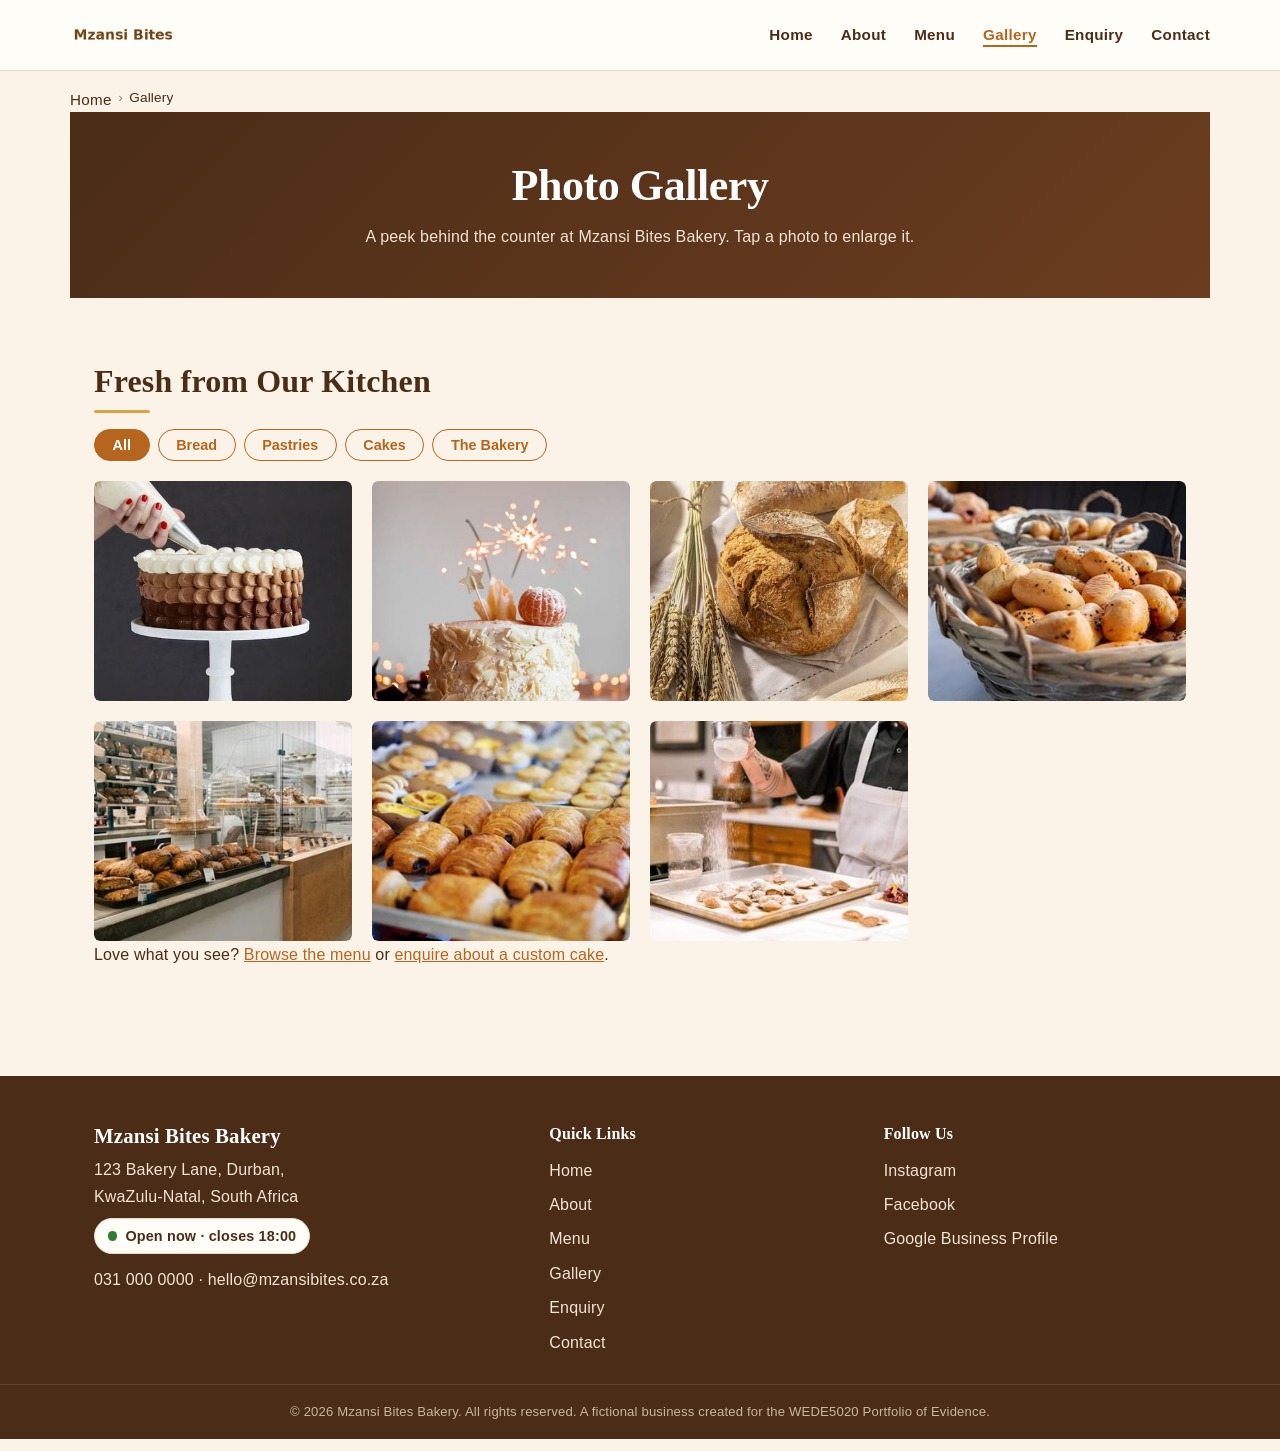
<file: gallery.html>
<!DOCTYPE html>
<html lang="en-ZA">
<head>
  <meta charset="UTF-8">
  <meta name="viewport" content="width=device-width, initial-scale=1.0">
  <title>Photo Gallery | Fresh Bakes from Mzansi Bites, Durban</title>
  <meta name="description" content="See photos of fresh sourdough, croissants, pastries and decorated celebration cakes from Mzansi Bites Bakery in Durban. Click any photo to enlarge.">
  <meta name="keywords" content="bakery photos Durban, cake gallery, bread photos, celebration cake designs">
  <meta name="author" content="Neolyn Manikam">
  <meta name="robots" content="index, follow, max-image-preview:large">
  <meta name="theme-color" content="#4A2C17">
  <meta http-equiv="Content-Security-Policy" content="default-src 'self'; script-src 'self'; style-src 'self' 'unsafe-inline' https://fonts.googleapis.com; font-src https://fonts.gstatic.com; img-src 'self' data:; connect-src 'self' https://jsonplaceholder.typicode.com; frame-src https://www.google.com; form-action 'self' https://jsonplaceholder.typicode.com mailto:; base-uri 'self'; object-src 'none'">
  <meta name="referrer" content="strict-origin-when-cross-origin">
  <link rel="canonical" href="https://manikam1103.github.io/MzansiBitesWebsite-Part-1/gallery.html">
  <link rel="icon" type="image/png" href="Images/mzansi-bites-bakery-logo.png">
  <meta property="og:type" content="website">
  <meta property="og:site_name" content="Mzansi Bites Bakery">
  <meta property="og:locale" content="en_ZA">
  <meta property="og:title" content="Photo Gallery | Fresh Bakes from Mzansi Bites, Durban">
  <meta property="og:description" content="See photos of fresh sourdough, croissants, pastries and decorated celebration cakes from Mzansi Bites Bakery in Durban. Click any photo to enlarge.">
  <meta property="og:url" content="https://manikam1103.github.io/MzansiBitesWebsite-Part-1/gallery.html">
  <meta property="og:image" content="https://manikam1103.github.io/MzansiBitesWebsite-Part-1/Images/fresh-bread-rolls-basket-600.jpg">
  <meta property="og:image:alt" content="Basket of freshly baked bread rolls from Mzansi Bites Bakery">
  <meta name="twitter:card" content="summary_large_image">
  <meta name="twitter:title" content="Photo Gallery | Fresh Bakes from Mzansi Bites, Durban">
  <meta name="twitter:description" content="See photos of fresh sourdough, croissants, pastries and decorated celebration cakes from Mzansi Bites Bakery in Durban. Click any photo to enlarge.">
  <meta name="twitter:image" content="https://manikam1103.github.io/MzansiBitesWebsite-Part-1/Images/fresh-bread-rolls-basket-600.jpg">
  <link rel="preconnect" href="https://fonts.googleapis.com">
  <link rel="preconnect" href="https://fonts.gstatic.com" crossorigin>
  <link rel="stylesheet" href="https://fonts.googleapis.com/css2?family=Lato:wght@400;700;900&family=Playfair+Display:ital,wght@0,500;0,600;0,700;1,500&display=swap">
  <link rel="stylesheet" href="CSS/style.css">
  <script src="JavaScript/head.js"></script>
  <script type="application/ld+json">{"@context": "https://schema.org", "@type": "BreadcrumbList", "itemListElement": [{"@type": "ListItem", "position": 1, "name": "Home", "item": "https://manikam1103.github.io/MzansiBitesWebsite-Part-1/"}, {"@type": "ListItem", "position": 2, "name": "Gallery", "item": "https://manikam1103.github.io/MzansiBitesWebsite-Part-1/gallery.html"}]}</script>
</head>
<body>
  <a class="skip-link" href="#main">Skip to main content</a>

  <header>
    <div class="container header-inner">
      <a href="index.html" class="logo" aria-label="Mzansi Bites Bakery home">
        <img src="Images/mzansi-bites-bakery-logo.png" alt="Mzansi Bites Bakery logo" width="140" height="42">
      </a>
      <button class="nav-toggle" type="button" aria-expanded="false" aria-controls="site-nav">&#9776; Menu</button>
      <nav id="site-nav" aria-label="Main navigation">
        <ul><li><a href="index.html">Home</a></li><li><a href="about.html">About</a></li><li><a href="menu.html">Menu</a></li><li><a href="gallery.html" aria-current="page">Gallery</a></li><li><a href="enquiry.html">Enquiry</a></li><li><a href="contact.html">Contact</a></li></ul>
      </nav>
    </div>
  </header>

  <nav class="breadcrumb container" aria-label="Breadcrumb"><ol><li><a href="index.html">Home</a></li><li aria-current="page">Gallery</li></ol></nav>
  <main id="main">
    <section class="page-header container">
      <h1>Photo Gallery</h1>
      <p>A peek behind the counter at Mzansi Bites Bakery. Tap a photo to enlarge it.</p>
    </section>

    <section class="gallery container">
      <h2>Fresh from Our Kitchen</h2>
      <div class="gallery-filter chips" role="group" aria-label="Filter photos">
        <button class="chip" type="button" data-gallery-filter="all" aria-pressed="true">All</button>
        <button class="chip" type="button" data-gallery-filter="bread" aria-pressed="false">Bread</button>
        <button class="chip" type="button" data-gallery-filter="pastry" aria-pressed="false">Pastries</button>
        <button class="chip" type="button" data-gallery-filter="cake" aria-pressed="false">Cakes</button>
        <button class="chip" type="button" data-gallery-filter="bakery" aria-pressed="false">The Bakery</button>
      </div>
      <div class="gallery-grid gallery-page">
        <button class="gallery-item" type="button" data-full="Images/baker-piping-chocolate-cake-600.jpg" data-category="cake" data-caption="Our baker piping chocolate icing onto a celebration cake">
          <img src="Images/baker-piping-chocolate-cake-600.jpg" srcset="Images/baker-piping-chocolate-cake-400.jpg 400w, Images/baker-piping-chocolate-cake-600.jpg 600w" sizes="(max-width: 560px) 100vw, 240px" alt="Baker piping chocolate icing onto a cake" width="400" height="600" loading="lazy" >
        </button>
        <button class="gallery-item" type="button" data-full="Images/sparkler-celebration-cake-600.jpg" data-category="cake" data-caption="A celebration cake topped with a sparkler">
          <img src="Images/sparkler-celebration-cake-600.jpg" srcset="Images/sparkler-celebration-cake-400.jpg 400w, Images/sparkler-celebration-cake-600.jpg 600w" sizes="(max-width: 560px) 100vw, 240px" alt="Celebration cake topped with a sparkler" width="400" height="600" loading="lazy" >
        </button>
        <button class="gallery-item" type="button" data-full="Images/artisan-loaves-wheat-600.jpg" data-category="bread" data-caption="Artisan loaves baked fresh each morning">
          <img src="Images/artisan-loaves-wheat-600.jpg" srcset="Images/artisan-loaves-wheat-400.jpg 400w, Images/artisan-loaves-wheat-600.jpg 600w" sizes="(max-width: 560px) 100vw, 240px" alt="Artisan bread loaves with stalks of wheat" width="400" height="600" loading="lazy" >
        </button>
        <button class="gallery-item" type="button" data-full="Images/fresh-bread-rolls-basket-600.jpg" data-category="bread" data-caption="A basket of warm bread rolls">
          <img src="Images/fresh-bread-rolls-basket-600.jpg" srcset="Images/fresh-bread-rolls-basket-400.jpg 400w, Images/fresh-bread-rolls-basket-600.jpg 600w" sizes="(max-width: 560px) 100vw, 240px" alt="Basket of freshly baked bread rolls" width="600" height="400" loading="lazy" >
        </button>
        <button class="gallery-item" type="button" data-full="Images/bakery-display-counter-bread-600.jpg" data-category="bakery" data-caption="The Mzansi Bites display counter">
          <img src="Images/bakery-display-counter-bread-600.jpg" srcset="Images/bakery-display-counter-bread-400.jpg 400w, Images/bakery-display-counter-bread-600.jpg 600w" sizes="(max-width: 560px) 100vw, 240px" alt="Bakery display counter full of fresh bread" width="600" height="400" loading="lazy" >
        </button>
        <button class="gallery-item" type="button" data-full="Images/butter-croissants-pastries-600.jpg" data-category="pastry" data-caption="Golden butter croissants and pastries">
          <img src="Images/butter-croissants-pastries-600.jpg" srcset="Images/butter-croissants-pastries-400.jpg 400w, Images/butter-croissants-pastries-600.jpg 600w" sizes="(max-width: 560px) 100vw, 240px" alt="Golden butter croissants and pastries" width="600" height="400" loading="lazy" >
        </button>
        <button class="gallery-item" type="button" data-full="Images/chef-dusting-icing-sugar-600.jpg" data-category="pastry" data-caption="Dusting icing sugar over fresh bakes">
          <img src="Images/chef-dusting-icing-sugar-600.jpg" srcset="Images/chef-dusting-icing-sugar-400.jpg 400w, Images/chef-dusting-icing-sugar-600.jpg 600w" sizes="(max-width: 560px) 100vw, 240px" alt="Pastry chef dusting icing sugar over fresh bakes" width="600" height="400" loading="lazy" >
        </button>
      </div>
      <p>Love what you see? <a href="menu.html">Browse the menu</a> or <a href="enquiry.html">enquire about a custom cake</a>.</p>
    </section>

    <div id="lightbox" class="lightbox" role="dialog" aria-modal="true" aria-label="Photo viewer" aria-hidden="true">
      <button class="lb-btn lb-close" type="button" aria-label="Close photo viewer">&times;</button>
      <button class="lb-btn lb-prev" type="button" aria-label="Previous photo">&#8249;</button>
      <figure>
        <img src="Images/fresh-bread-rolls-basket-600.jpg" alt="">
        <figcaption></figcaption>
      </figure>
      <button class="lb-btn lb-next" type="button" aria-label="Next photo">&#8250;</button>
    </div>
  </main>

  <footer>
    <div class="container footer-inner">
      <div>
        <h2>Mzansi Bites Bakery</h2>
        <address>123 Bakery Lane, Durban,<br>KwaZulu-Natal, South Africa</address>
        <p><span data-open-status class="status-badge">Mon-Fri 07:00-18:00 · Sat 08:00-15:00</span></p>
        <p><a href="tel:+27310000000">031 000 0000</a> · <a href="mailto:hello@mzansibites.co.za">hello@mzansibites.co.za</a></p>
      </div>
      <div>
        <h3>Quick Links</h3>
        <ul><li><a href="index.html">Home</a></li><li><a href="about.html">About</a></li><li><a href="menu.html">Menu</a></li><li><a href="gallery.html">Gallery</a></li><li><a href="enquiry.html">Enquiry</a></li><li><a href="contact.html">Contact</a></li></ul>
      </div>
      <div>
        <h3>Follow Us</h3>
        <ul>
          <li><a href="https://www.instagram.com/" target="_blank" rel="noopener noreferrer">Instagram</a></li>
          <li><a href="https://www.facebook.com/" target="_blank" rel="noopener noreferrer">Facebook</a></li>
          <li><a href="https://www.google.com/business/" target="_blank" rel="noopener noreferrer">Google Business Profile</a></li>
        </ul>
      </div>
    </div>
    <p class="copyright">&copy; 2026 Mzansi Bites Bakery. All rights reserved. A fictional business created for the WEDE5020 Portfolio of Evidence.</p>
  </footer>
  <button class="to-top" type="button" aria-label="Back to top">&uarr;</button>
  <script src="JavaScript/script.js" defer></script>
</body>
</html>
</file>
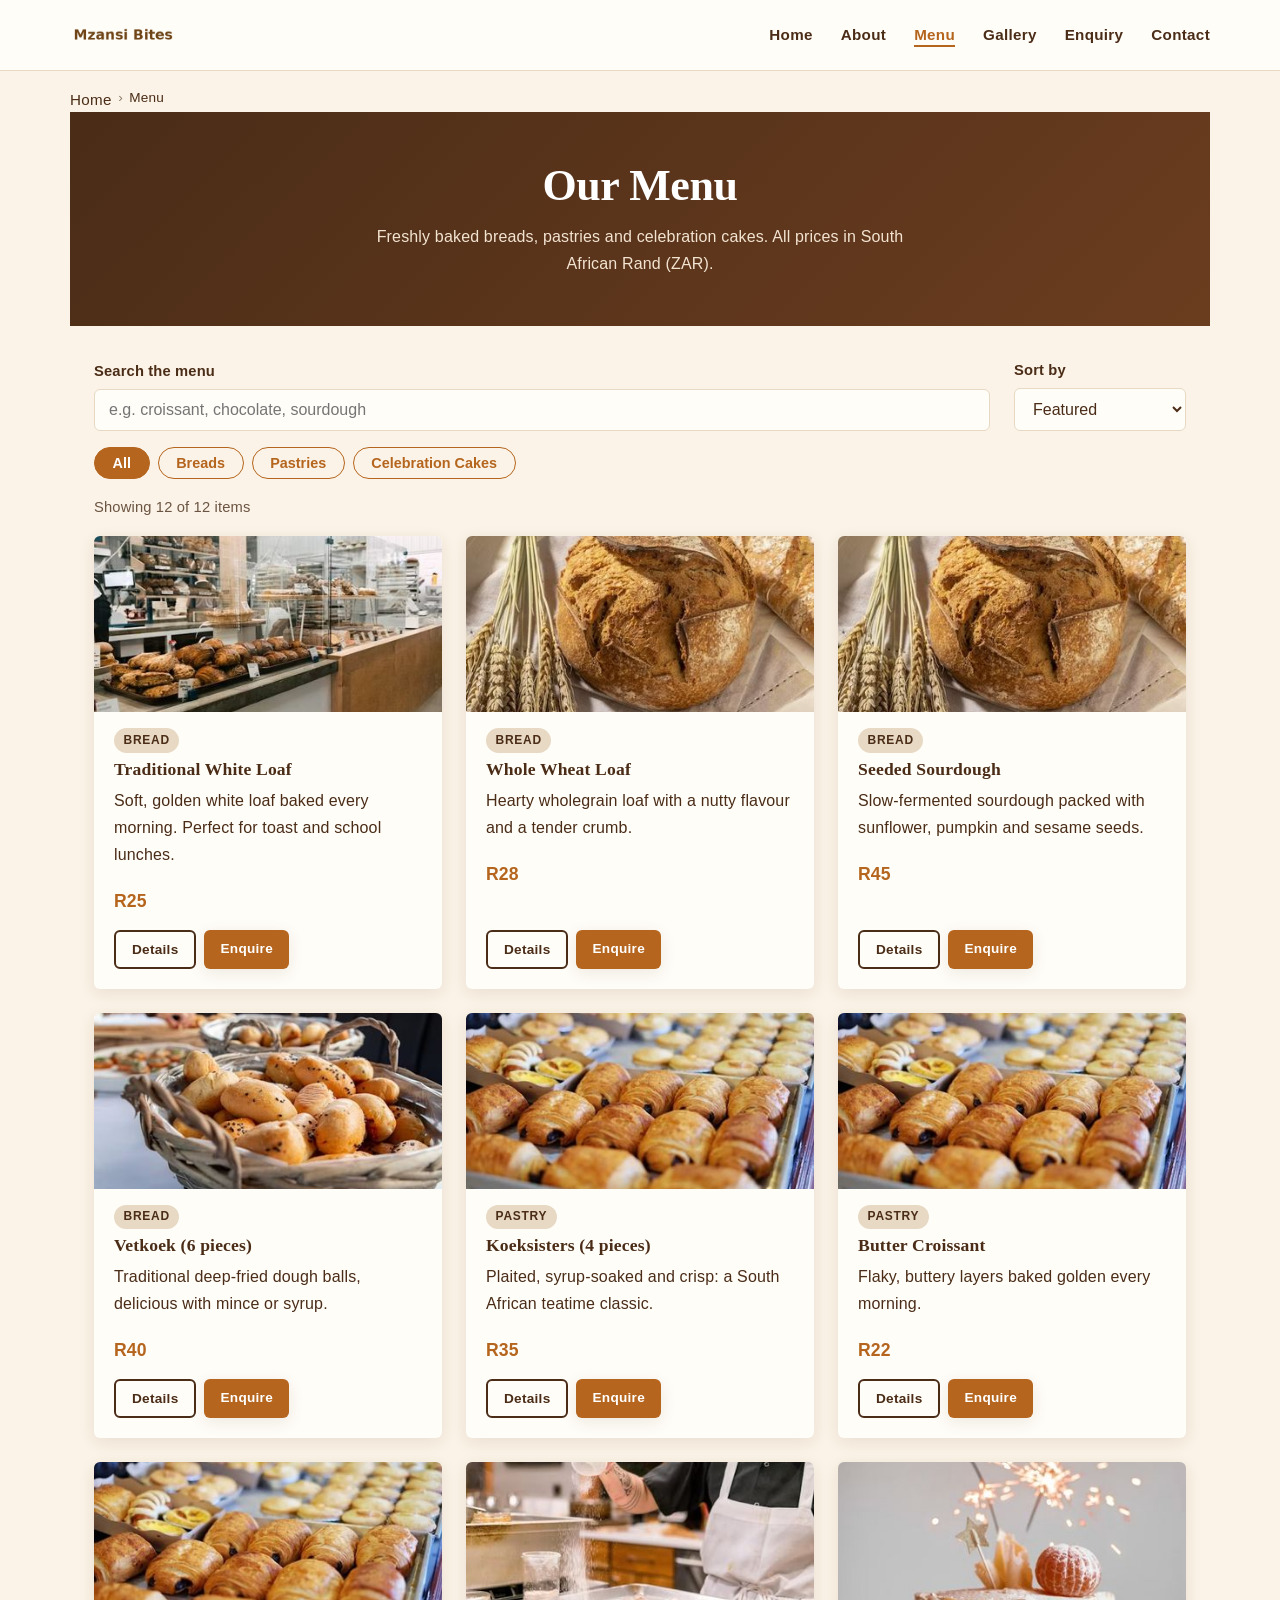
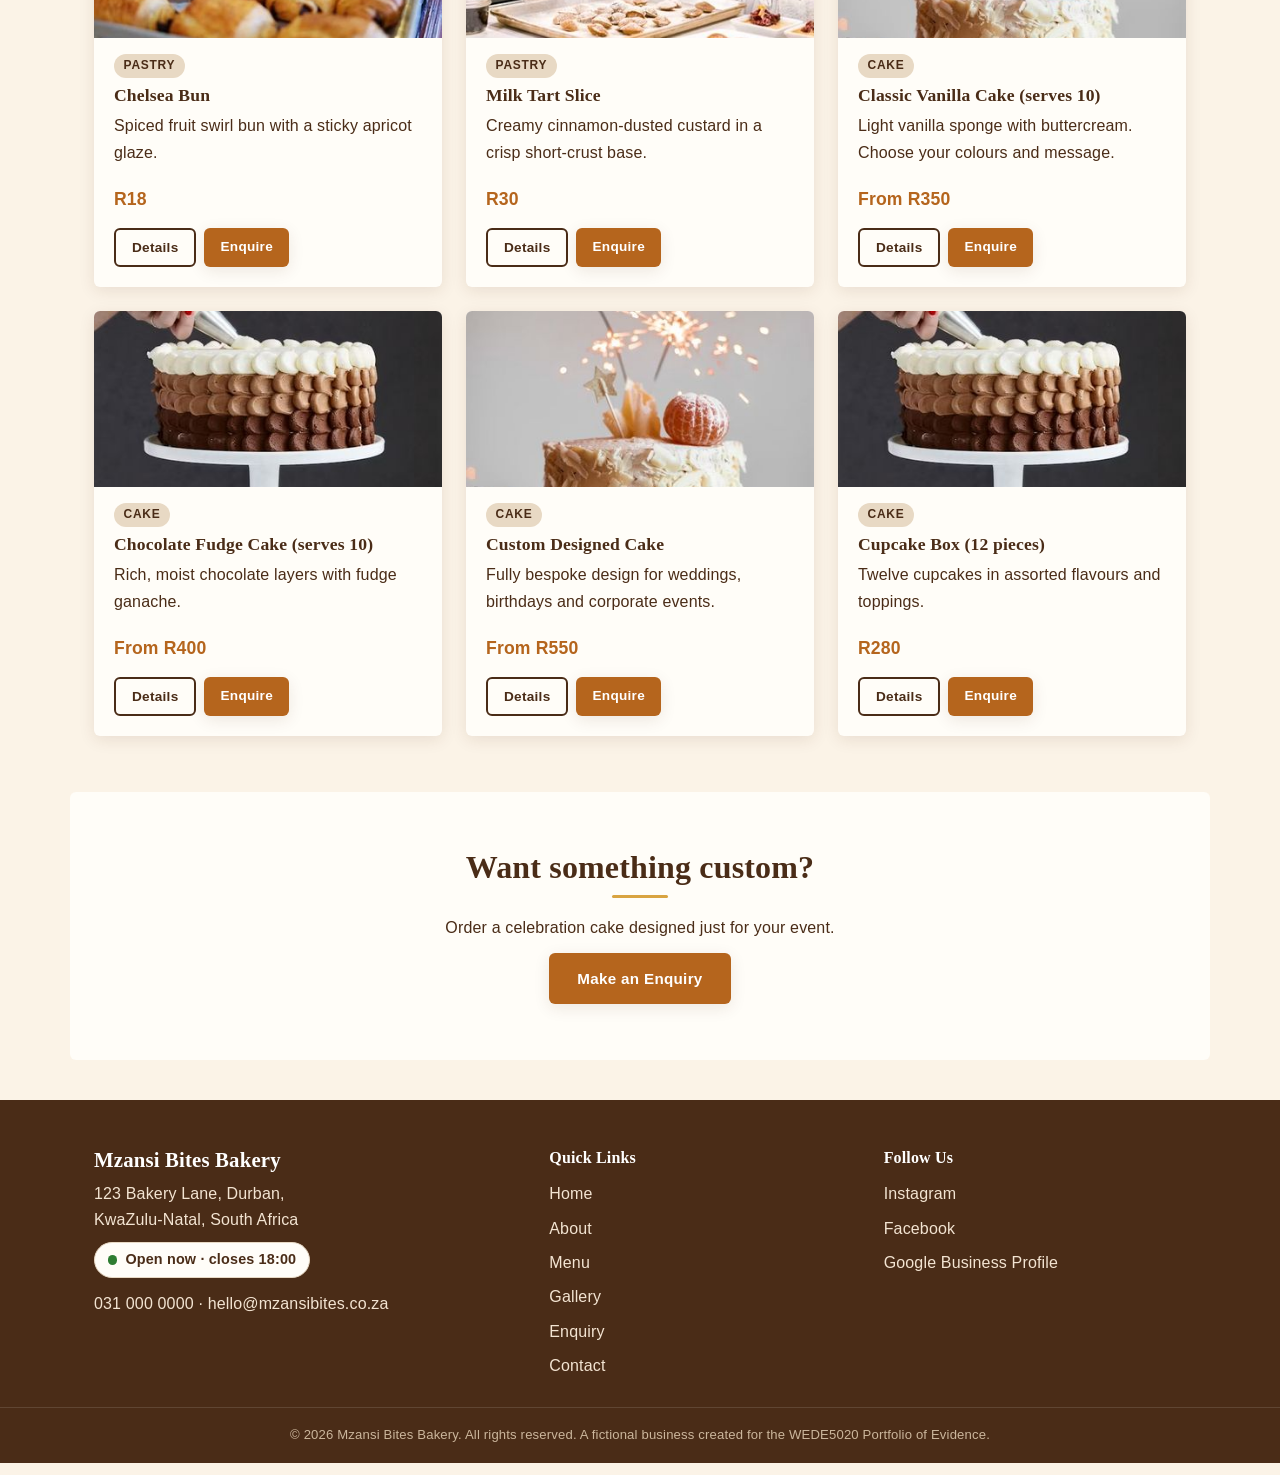
<file: menu.html>
<!DOCTYPE html>
<html lang="en-ZA">
<head>
  <meta charset="UTF-8">
  <meta name="viewport" content="width=device-width, initial-scale=1.0">
  <title>Menu &amp; Prices | Breads, Pastries, Cakes | Mzansi Bites</title>
  <meta name="description" content="Browse the Mzansi Bites Bakery menu: sourdough, vetkoek, koeksisters, croissants and celebration cakes from R18. Search, filter and sort by price.">
  <meta name="keywords" content="bakery menu Durban, bread prices, koeksisters price, cake prices Durban, vetkoek, milk tart">
  <meta name="author" content="Neolyn Manikam">
  <meta name="robots" content="index, follow, max-image-preview:large">
  <meta name="theme-color" content="#4A2C17">
  <meta http-equiv="Content-Security-Policy" content="default-src 'self'; script-src 'self'; style-src 'self' 'unsafe-inline' https://fonts.googleapis.com; font-src https://fonts.gstatic.com; img-src 'self' data:; connect-src 'self' https://jsonplaceholder.typicode.com; frame-src https://www.google.com; form-action 'self' https://jsonplaceholder.typicode.com mailto:; base-uri 'self'; object-src 'none'">
  <meta name="referrer" content="strict-origin-when-cross-origin">
  <link rel="canonical" href="https://manikam1103.github.io/MzansiBitesWebsite-Part-1/menu.html">
  <link rel="icon" type="image/png" href="Images/mzansi-bites-bakery-logo.png">
  <meta property="og:type" content="website">
  <meta property="og:site_name" content="Mzansi Bites Bakery">
  <meta property="og:locale" content="en_ZA">
  <meta property="og:title" content="Menu &amp; Prices | Breads, Pastries, Cakes | Mzansi Bites">
  <meta property="og:description" content="Browse the Mzansi Bites Bakery menu: sourdough, vetkoek, koeksisters, croissants and celebration cakes from R18. Search, filter and sort by price.">
  <meta property="og:url" content="https://manikam1103.github.io/MzansiBitesWebsite-Part-1/menu.html">
  <meta property="og:image" content="https://manikam1103.github.io/MzansiBitesWebsite-Part-1/Images/fresh-bread-rolls-basket-600.jpg">
  <meta property="og:image:alt" content="Basket of freshly baked bread rolls from Mzansi Bites Bakery">
  <meta name="twitter:card" content="summary_large_image">
  <meta name="twitter:title" content="Menu &amp; Prices | Breads, Pastries, Cakes | Mzansi Bites">
  <meta name="twitter:description" content="Browse the Mzansi Bites Bakery menu: sourdough, vetkoek, koeksisters, croissants and celebration cakes from R18. Search, filter and sort by price.">
  <meta name="twitter:image" content="https://manikam1103.github.io/MzansiBitesWebsite-Part-1/Images/fresh-bread-rolls-basket-600.jpg">
  <link rel="preconnect" href="https://fonts.googleapis.com">
  <link rel="preconnect" href="https://fonts.gstatic.com" crossorigin>
  <link rel="stylesheet" href="https://fonts.googleapis.com/css2?family=Lato:wght@400;700;900&family=Playfair+Display:ital,wght@0,500;0,600;0,700;1,500&display=swap">
  <link rel="stylesheet" href="CSS/style.css">
  <script src="JavaScript/head.js"></script>
  <script type="application/ld+json">{"@context": "https://schema.org", "@type": "BreadcrumbList", "itemListElement": [{"@type": "ListItem", "position": 1, "name": "Home", "item": "https://manikam1103.github.io/MzansiBitesWebsite-Part-1/"}, {"@type": "ListItem", "position": 2, "name": "Menu", "item": "https://manikam1103.github.io/MzansiBitesWebsite-Part-1/menu.html"}]}</script>
</head>
<body>
  <a class="skip-link" href="#main">Skip to main content</a>

  <header>
    <div class="container header-inner">
      <a href="index.html" class="logo" aria-label="Mzansi Bites Bakery home">
        <img src="Images/mzansi-bites-bakery-logo.png" alt="Mzansi Bites Bakery logo" width="140" height="42">
      </a>
      <button class="nav-toggle" type="button" aria-expanded="false" aria-controls="site-nav">&#9776; Menu</button>
      <nav id="site-nav" aria-label="Main navigation">
        <ul><li><a href="index.html">Home</a></li><li><a href="about.html">About</a></li><li><a href="menu.html" aria-current="page">Menu</a></li><li><a href="gallery.html">Gallery</a></li><li><a href="enquiry.html">Enquiry</a></li><li><a href="contact.html">Contact</a></li></ul>
      </nav>
    </div>
  </header>

  <nav class="breadcrumb container" aria-label="Breadcrumb"><ol><li><a href="index.html">Home</a></li><li aria-current="page">Menu</li></ol></nav>
  <main id="main">
    <section class="page-header container">
      <h1>Our Menu</h1>
      <p>Freshly baked breads, pastries and celebration cakes. All prices in South African Rand (ZAR).</p>
    </section>

    <section class="container" aria-labelledby="menu-h2">
      <h2 id="menu-h2" class="sr-only">Browse the menu</h2>
      <div class="menu-toolbar" role="search">
        <div class="form-group">
          <label for="menu-search">Search the menu</label>
          <input type="search" id="menu-search" placeholder="e.g. croissant, chocolate, sourdough" autocomplete="off" maxlength="40">
        </div>
        <div class="form-group">
          <label for="menu-sort">Sort by</label>
          <select id="menu-sort">
            <option value="default">Featured</option>
            <option value="price-asc">Price: low to high</option>
            <option value="price-desc">Price: high to low</option>
            <option value="name-asc">Name: A to Z</option>
          </select>
        </div>
        <div class="chips" role="group" aria-label="Filter by category">
          <button class="chip" type="button" data-cat="all" aria-pressed="true">All</button>
          <button class="chip" type="button" data-cat="bread" aria-pressed="false">Breads</button>
          <button class="chip" type="button" data-cat="pastry" aria-pressed="false">Pastries</button>
          <button class="chip" type="button" data-cat="cake" aria-pressed="false">Celebration Cakes</button>
        </div>
      </div>
      <p id="result-count" class="result-count" aria-live="polite"></p>
      <div id="menu-grid" class="menu-grid" aria-busy="true">
        <p class="loading">Loading the menu&hellip;</p>
      </div>
      <noscript><p class="empty-state">The interactive menu needs JavaScript. Please enable it, or call us on 031 000 0000 for our full price list.</p></noscript>
    </section>

    <dialog id="item-modal" aria-labelledby="modal-title">
      <button class="modal-close" type="button" aria-label="Close details">&times;</button>
      <img id="modal-img" class="modal-img" src="Images/fresh-bread-rolls-basket-400.jpg" alt="" width="600" height="400">
      <div class="modal-body">
        <h2 id="modal-title"></h2>
        <p id="modal-desc"></p>
        <p id="modal-meta" class="modal-meta"></p>
        <a id="modal-enquire" class="btn btn-small" href="enquiry.html">Enquire about this item</a>
      </div>
    </dialog>

    <section class="cta container reveal">
      <h2>Want something custom?</h2>
      <p>Order a celebration cake designed just for your event.</p>
      <a href="enquiry.html" class="btn">Make an Enquiry</a>
    </section>
  </main>

  <footer>
    <div class="container footer-inner">
      <div>
        <h2>Mzansi Bites Bakery</h2>
        <address>123 Bakery Lane, Durban,<br>KwaZulu-Natal, South Africa</address>
        <p><span data-open-status class="status-badge">Mon-Fri 07:00-18:00 · Sat 08:00-15:00</span></p>
        <p><a href="tel:+27310000000">031 000 0000</a> · <a href="mailto:hello@mzansibites.co.za">hello@mzansibites.co.za</a></p>
      </div>
      <div>
        <h3>Quick Links</h3>
        <ul><li><a href="index.html">Home</a></li><li><a href="about.html">About</a></li><li><a href="menu.html">Menu</a></li><li><a href="gallery.html">Gallery</a></li><li><a href="enquiry.html">Enquiry</a></li><li><a href="contact.html">Contact</a></li></ul>
      </div>
      <div>
        <h3>Follow Us</h3>
        <ul>
          <li><a href="https://www.instagram.com/" target="_blank" rel="noopener noreferrer">Instagram</a></li>
          <li><a href="https://www.facebook.com/" target="_blank" rel="noopener noreferrer">Facebook</a></li>
          <li><a href="https://www.google.com/business/" target="_blank" rel="noopener noreferrer">Google Business Profile</a></li>
        </ul>
      </div>
    </div>
    <p class="copyright">&copy; 2026 Mzansi Bites Bakery. All rights reserved. A fictional business created for the WEDE5020 Portfolio of Evidence.</p>
  </footer>
  <button class="to-top" type="button" aria-label="Back to top">&uarr;</button>
  <script src="JavaScript/menu-data.js" defer></script>
  <script src="JavaScript/script.js" defer></script>
</body>
</html>
</file>
<file: CSS/style.css>
/* ==========================================================================
   Mzansi Bites Bakery — style.css (Part 2 visuals + Part 3 interactivity)
   Palette: bread-crust brown, warm mustard, soft cream
   Type: Playfair Display (headings) + Lato (body)
   ========================================================================== */

:root {
  --choc:        #4A2C17;   /* deep chocolate brown - primary text */
  --crust:       #B5651D;   /* bread crust orange - primary accent */
  --mustard:     #D9A441;   /* warm mustard - secondary accent */
  --cream:       #FBF3E7;   /* soft cream - page background */
  --cream-card:  #FFFDF8;   /* warm white - card background */
  --line:        #E8D9C4;   /* soft divider lines */

  --font-display: 'Playfair Display', Georgia, serif;
  --font-body: 'Lato', Arial, sans-serif;

  --radius: 6px;
  --shadow: 0 4px 16px rgba(74, 44, 23, 0.10);
  --shadow-hover: 0 10px 28px rgba(74, 44, 23, 0.18);
}

@media (prefers-reduced-motion: reduce) {
  * { animation: none !important; transition: none !important; }
}

* { box-sizing: border-box; margin: 0; padding: 0; }

html { font-size: 100%; scroll-behavior: smooth; }

body {
  font-family: var(--font-body);
  font-size: 1rem;
  line-height: 1.65;
  letter-spacing: 0.01em;
  color: var(--choc);
  background: var(--cream);
}

img { max-width: 100%; height: auto; display: block; }

.container {
  max-width: 71.25rem;
  margin: 0 auto;
  padding: 0 1.5rem;
}

h1, h2, h3 {
  font-family: var(--font-display);
  font-weight: 600;
  color: var(--choc);
  line-height: 1.2;
}

h1 { font-size: clamp(2rem, 4vw, 2.75rem); letter-spacing: -0.01em; }
h2 { font-size: clamp(1.5rem, 3vw, 2rem); margin-bottom: 16px; }
h3 { font-size: 1.25rem; margin-bottom: 8px; }

p { margin-bottom: 0.75rem; line-height: 1.7; }

a { color: var(--crust); }
a:focus-visible, button:focus-visible, input:focus-visible, textarea:focus-visible, select:focus-visible {
  outline: 3px solid var(--mustard);
  outline-offset: 2px;
}

/* ---------- Header ---------- */
header {
  background: var(--cream-card);
  border-bottom: 1px solid var(--line);
  position: sticky;
  top: 0;
  z-index: 100;
}

.header-inner {
  display: flex;
  justify-content: space-between;
  align-items: center;
  flex-wrap: wrap;
  gap: 12px;
  padding: 14px 0;
}

.logo img { height: 42px; }

nav ul {
  list-style: none;
  display: flex;
  gap: 28px;
  flex-wrap: wrap;
}

nav a {
  color: var(--choc);
  text-decoration: none;
  font-weight: 700;
  font-size: 0.95rem;
  letter-spacing: 0.02em;
  position: relative;
  padding-bottom: 4px;
}

nav a::after {
  content: "";
  position: absolute;
  left: 0; right: 100%;
  bottom: 0;
  height: 2px;
  background: var(--crust);
  transition: right 0.25s ease;
}

nav a:hover::after,
nav a[aria-current="page"]::after {
  right: 0;
}

nav a[aria-current="page"] { color: var(--crust); }

/* ---------- Hero (Home page) ---------- */
.hero {
  position: relative;
  overflow: hidden;
}

.hero img {
  width: 100%;
  height: 62vh;
  min-height: 340px;
  max-height: 560px;
  object-fit: cover;
  filter: brightness(0.6);
}

.hero-text {
  position: absolute;
  inset: 0;
  display: flex;
  flex-direction: column;
  justify-content: center;
  align-items: flex-start;
  padding: 0 8vw;
  color: #fff;
  max-width: 640px;
}

.hero-text h1 {
  color: #fff;
  text-shadow: 0 2px 12px rgba(0,0,0,0.35);
}

.hero-text p {
  font-size: 1.1rem;
  margin: 14px 0 22px;
  text-shadow: 0 1px 6px rgba(0,0,0,0.35);
}

/* Signature element: scalloped "piped icing" edge under the hero photo */
.hero::after {
  content: "";
  position: absolute;
  left: 0; right: 0; bottom: -1px;
  height: 34px;
  background: var(--cream);
  -webkit-mask: radial-gradient(circle at 17px 0, transparent 16px, black 17px) repeat-x;
  mask: radial-gradient(circle at 17px 0, transparent 16px, black 17px) repeat-x;
  -webkit-mask-size: 34px 34px;
  mask-size: 34px 34px;
}

/* ---------- Buttons ---------- */
.btn {
  display: inline-block;
  padding: 0.8rem 1.75rem;
  background: var(--crust);
  color: #fff;
  text-decoration: none;
  font-weight: 700;
  font-size: 0.95rem;
  letter-spacing: 0.02em;
  border: none;
  border-radius: var(--radius);
  cursor: pointer;
  box-shadow: var(--shadow);
  transition: transform 0.18s ease, box-shadow 0.18s ease, background 0.18s ease;
}

.btn:hover {
  background: var(--choc);
  transform: translateY(-2px);
  box-shadow: var(--shadow-hover);
}

/* :active states (Part 2 feedback item: was missing) */
.btn:active { transform: translateY(0); background: #3a2110; box-shadow: inset 0 2px 6px rgba(0,0,0,0.25); }
nav a:active { color: var(--mustard); }
.form-group input:active, .form-group textarea:active, .form-group select:active { border-color: var(--choc); }

/* ---------- Generic sections ---------- */
.intro, .featured, .cta, .menu-section, .about-content, .gallery, .order-form,
.contact-content, .contact-form, .page-header {
  padding-top: 3.5rem;
  padding-bottom: 3.5rem;   /* vertical only, so .container's side padding is kept on small screens */
}

.intro { text-align: center; max-width: 720px; margin: 0 auto; padding-bottom: 8px; }

.featured h2, .cta h2, .about-content h2, .gallery h2, .menu-section h2,
.order-form h1, .contact-content h2, .contact-form h2 {
  position: relative;
  padding-bottom: 12px;
}

.featured h2::after, .cta h2::after, .about-content h2::after, .gallery h2::after,
.menu-section h2::after {
  content: "";
  position: absolute;
  left: 0; bottom: 0;
  width: 56px;
  height: 3px;
  background: var(--mustard);
  border-radius: 2px;
}

.cta {
  text-align: center;
  background: var(--cream-card);
  border-radius: var(--radius);
  margin: 24px auto;
  max-width: 1140px;
}

.cta h2::after { left: 50%; transform: translateX(-50%); }

/* ---------- Product cards ---------- */
.product-grid {
  display: grid;
  grid-template-columns: repeat(auto-fit, minmax(260px, 1fr));
  gap: 28px;
  margin-top: 24px;
}

.product-card {
  background: var(--cream-card);
  border-radius: var(--radius);
  overflow: hidden;
  box-shadow: var(--shadow);
  transition: transform 0.22s ease, box-shadow 0.22s ease;
}

.product-card:hover {
  transform: translateY(-6px);
  box-shadow: var(--shadow-hover);
}

.product-card img {
  width: 100%;
  height: 12.5rem;
  object-fit: cover;
}

.product-card h3, .product-card p {
  padding-left: 20px;
  padding-right: 20px;
}

.product-card h3 { margin-top: 18px; }
.product-card p { padding-bottom: 20px; color: #6b5442; }

/* ---------- Page header band (non-home pages) ---------- */
.page-header {
  background: linear-gradient(135deg, var(--choc), #6b3d1f);
  color: #fff;
  text-align: center;
  padding: 48px 24px;
  margin-bottom: 8px;
}

.page-header h1 { color: #fff; }
.page-header p { color: #f3e4d2; max-width: 560px; margin: 10px auto 0; }

/* ---------- About page ---------- */
.about-content {
  display: grid;
  grid-template-columns: 1fr 1.3fr;
  gap: 40px;
  align-items: start;
}

.about-content img {
  border-radius: var(--radius);
  box-shadow: var(--shadow);
}

.about-content ul {
  list-style: none;
  margin-top: 8px;
}

.about-content ul li {
  padding: 8px 0;
  border-bottom: 1px dashed var(--line);
}

.gallery-grid {
  display: grid;
  grid-template-columns: repeat(auto-fit, minmax(200px, 1fr));
  gap: 20px;
  margin-top: 20px;
}

.gallery-grid img {
  border-radius: var(--radius);
  height: 13.75rem;
  width: 100%;
  object-fit: cover;
  box-shadow: var(--shadow);
  transition: transform 0.22s ease;
}

.gallery-grid img:hover { transform: scale(1.03); }

/* ---------- Menu page ---------- */
.menu-list {
  list-style: none;
  margin-top: 12px;
}

.menu-list li {
  display: flex;
  justify-content: space-between;
  align-items: baseline;
  gap: 12px;
  padding: 14px 4px;
  border-bottom: 1px dashed var(--line);
  font-size: 1.05rem;
}

.menu-list li span:last-child {
  font-weight: 900;
  color: var(--crust);
  white-space: nowrap;
}

/* ---------- Forms ---------- */
.form-group { margin-bottom: 1.15rem; max-width: 32.5rem; width: 100%; }

.form-group label {
  display: block;
  margin-bottom: 6px;
  font-weight: 700;
  font-size: 0.92rem;
}

.form-group input,
.form-group select,
.form-group textarea {
  width: 100%;
  padding: 11px 14px;
  border: 1px solid var(--line);
  border-radius: var(--radius);
  background: var(--cream-card);
  font-family: var(--font-body);
  font-size: 1rem;
  color: var(--choc);
  transition: border-color 0.18s ease;
}

.form-group input:focus,
.form-group select:focus,
.form-group textarea:focus {
  border-color: var(--crust);
}

/* ---------- Contact page ---------- */
.contact-content {
  display: grid;
  grid-template-columns: 1fr 1.2fr;
  gap: 40px;
}

address { font-style: normal; }

.contact-details ul { list-style: none; }
.contact-details ul li { padding: 4px 0; }

.contact-map iframe {
  border-radius: var(--radius);
  box-shadow: var(--shadow);
}

/* ---------- Footer ---------- */
footer {
  background: var(--choc);
  color: #f3e4d2;
  margin-top: 40px;
}

.footer-inner {
  display: grid;
  grid-template-columns: 1.4fr 1fr 1fr;
  gap: 32px;
  padding: 48px 24px 24px;
}

.footer-inner h2, .footer-inner h3 { color: #fff; }
.footer-inner h2 { font-size: 1.3rem; margin-bottom: 8px; }
.footer-inner h3 { font-size: 1rem; margin-bottom: 10px; }

.footer-inner ul { list-style: none; }
.footer-inner ul li { padding: 4px 0; }
.footer-inner a { color: #f3e4d2; text-decoration: none; }
.footer-inner a:hover { color: var(--mustard); text-decoration: underline; }

.copyright {
  text-align: center;
  padding: 16px 24px;
  font-size: 0.82rem;
  border-top: 1px solid rgba(255,255,255,0.12);
  color: #cbb69c;
}

/* ---------- Responsive ---------- */
@media (max-width: 820px) {
  .about-content, .contact-content { grid-template-columns: 1fr; }
  .footer-inner { grid-template-columns: 1fr; text-align: center; }
  nav a::after { display: none; }
}

@media (max-width: 560px) {
  .header-inner { justify-content: center; text-align: center; }
  nav ul { justify-content: center; gap: 16px; }
  .hero-text { align-items: center; text-align: center; padding: 0 6vw; }
}

/* ==========================================================================
   PART 3 — Interactivity, dynamic content and forms
   ========================================================================== */

.sr-only { position:absolute; width:1px; height:1px; padding:0; margin:-1px; overflow:hidden; clip:rect(0,0,0,0); white-space:nowrap; border:0; }
.skip-link { position:absolute; left:1rem; top:-3rem; background:var(--choc); color:#fff; padding:.6rem 1rem; border-radius:var(--radius); z-index:300; transition: top .2s ease; }
.skip-link:focus { top:.75rem; }

/* ---------- Mobile navigation (hamburger) ---------- */
.nav-toggle { display:none; background:none; border:2px solid var(--choc); color:var(--choc); border-radius:var(--radius); padding:.45rem .8rem; font:700 .95rem var(--font-body); cursor:pointer; }
.nav-toggle:active { background: var(--line); }
.js .nav-toggle { display:none; }
@media (max-width: 820px) {
  .js .nav-toggle { display:inline-flex; align-items:center; gap:.5rem; }
  .js .header-inner { flex-wrap: wrap; justify-content:space-between; }
  .js nav { width:100%; }
  .js nav ul { display:none; flex-direction:column; gap:0; width:100%; padding-top:.5rem; }
  .js nav.open ul { display:flex; animation: slideDown .25s ease; }
  .js nav li a { display:block; padding:.75rem .25rem; border-top:1px solid var(--line); }
  .js .header-inner { text-align:left; }
}
@keyframes slideDown { from { opacity:0; transform: translateY(-6px);} to { opacity:1; transform:none;} }

/* ---------- Open-now badge ---------- */
.status-badge { display:inline-flex; align-items:center; gap:.5rem; font-weight:700; font-size:.9rem; padding:.3rem .8rem; border-radius:999px; background:var(--cream-card); border:1px solid var(--line); }
.status-badge::before { content:""; width:.6rem; height:.6rem; border-radius:50%; background:#8a7a6a; }
.status-badge.open::before { background:#2e7d32; box-shadow:0 0 0 0 rgba(46,125,50,.5); animation:pulse 2s infinite; }
.status-badge.closed::before { background:#b3261e; }
@keyframes pulse { 70% { box-shadow:0 0 0 .5rem rgba(46,125,50,0);} 100% { box-shadow:0 0 0 0 rgba(46,125,50,0);} }
.hero-status { margin-bottom:1rem; color:var(--choc); }

/* ---------- Scroll reveal animation ---------- */
.js .reveal { opacity:0; transform: translateY(1.5rem); transition: opacity .6s ease, transform .6s ease; }
.js .reveal.visible { opacity:1; transform:none; }
.hero-text { animation: fadeUp .9s ease both; }
@keyframes fadeUp { from { opacity:0; transform: translateY(1.25rem);} to { opacity:1; transform:none;} }

/* ---------- Today's special (DOM manipulation) ---------- */
.special { background:var(--cream-card); border:1px dashed var(--mustard); border-radius:var(--radius); padding:1.25rem 1.5rem; margin:2rem auto 0; max-width:45rem; text-align:center; }
.special h2 { font-size:1.25rem; margin-bottom:.25rem; }
.special h2::after { display:none; }

/* ---------- Menu toolbar: search / filter / sort ---------- */
.menu-toolbar { display:grid; grid-template-columns: 1fr auto; gap:1rem 1.5rem; align-items:end; padding:1.5rem 0 .5rem; }
.menu-toolbar .form-group { margin-bottom:0; max-width:none; }
.chips { display:flex; flex-wrap:wrap; gap:.5rem; grid-column:1 / -1; }
.chip { border:1px solid var(--crust); background:transparent; color:var(--crust); font:700 .9rem var(--font-body); padding:.45rem 1.1rem; border-radius:999px; cursor:pointer; transition: background .18s ease, color .18s ease, transform .18s ease; }
.chip:hover { transform: translateY(-1px); background: rgba(181,101,29,.1); }
.chip[aria-pressed="true"] { background:var(--crust); color:#fff; }
.chip:active { transform:none; }
.result-count { color:#6b5442; font-size:.92rem; margin:.5rem 0 0; }
@media (max-width: 560px) { .menu-toolbar { grid-template-columns:1fr; } }

.menu-grid { display:grid; grid-template-columns: repeat(auto-fill, minmax(16rem, 1fr)); gap:1.5rem; margin-top:1rem; padding-bottom:2rem; }
.menu-card { background:var(--cream-card); border-radius:var(--radius); overflow:hidden; box-shadow:var(--shadow); display:flex; flex-direction:column; transition: transform .22s ease, box-shadow .22s ease; animation: fadeUp .45s ease both; }
.menu-card:hover { transform: translateY(-4px); box-shadow:var(--shadow-hover); }
.menu-card img { width:100%; height:11rem; object-fit:cover; }
.menu-card-body { padding:1rem 1.25rem 1.25rem; display:flex; flex-direction:column; gap:.4rem; flex:1; }
.menu-card h3 { margin:0; font-size:1.1rem; }
.menu-card .tag { align-self:flex-start; font-size:.75rem; font-weight:700; text-transform:uppercase; letter-spacing:.06em; background:var(--line); border-radius:999px; padding:.15rem .6rem; }
.menu-card .price { font-weight:900; color:var(--crust); font-size:1.1rem; }
.menu-card .actions { margin-top:auto; display:flex; gap:.5rem; flex-wrap:wrap; padding-top:.5rem; }
.btn-small { padding:.5rem 1rem; font-size:.85rem; }
.btn-outline { background:transparent; color:var(--choc); border:2px solid var(--choc); box-shadow:none; }
.btn-outline:hover { background:var(--choc); color:#fff; }
.empty-state { text-align:center; padding:2rem 1rem; background:var(--cream-card); border-radius:var(--radius); grid-column:1/-1; }
.loading { text-align:center; padding:2rem; color:#6b5442; }

/* ---------- Modal (native <dialog>) ---------- */
dialog { border:none; border-radius:var(--radius); padding:0; max-width:min(34rem, 92vw); width:100%; box-shadow:0 20px 60px rgba(0,0,0,.35); color:var(--choc); background:var(--cream-card); }
dialog::backdrop { background: rgba(40,22,10,.6); backdrop-filter: blur(2px); }
dialog[open] { animation: popIn .25s ease; }
@keyframes popIn { from { opacity:0; transform: scale(.94);} to { opacity:1; transform:none;} }
.modal-img { width:100%; height:15rem; object-fit:cover; }
.modal-body { padding:1.25rem 1.5rem 1.5rem; }
.modal-close { position:absolute; top:.6rem; right:.6rem; width:2.4rem; height:2.4rem; border-radius:50%; border:none; background:rgba(255,255,255,.92); color:var(--choc); font-size:1.4rem; line-height:1; cursor:pointer; }
.modal-close:hover { background:#fff; }
.modal-meta { color:#6b5442; font-size:.92rem; }

/* ---------- Tabs ---------- */
.tabs { margin-top:1rem; }
.tab-list { display:none; }
.js .tab-list { display:flex; gap:.25rem; border-bottom:2px solid var(--line); flex-wrap:wrap; }
.tab-list button { background:none; border:none; font:700 1rem var(--font-body); color:var(--choc); padding:.7rem 1.1rem; cursor:pointer; border-bottom:3px solid transparent; margin-bottom:-2px; transition: color .18s ease, border-color .18s ease; }
.tab-list button:hover { color:var(--crust); }
.tab-list button[aria-selected="true"] { color:var(--crust); border-bottom-color:var(--crust); }
.tab-panel { padding:1.25rem 0; animation: fadeUp .35s ease; }
.tab-panel[hidden] { display:none; }

/* ---------- Accordion ---------- */
.accordion { max-width:48rem; margin-top:1rem; }
.accordion-item { border:1px solid var(--line); border-radius:var(--radius); background:var(--cream-card); margin-bottom:.6rem; overflow:hidden; }
.accordion-item h3 { margin:0; font-size:1rem; }
.accordion-trigger { width:100%; text-align:left; background:none; border:none; padding:1rem 1.25rem; font:700 1rem var(--font-body); color:var(--choc); cursor:pointer; display:flex; justify-content:space-between; align-items:center; gap:1rem; }
.accordion-trigger:hover { background:rgba(217,164,65,.12); }
.accordion-trigger::after { content:"+"; font-size:1.4rem; color:var(--crust); transition: transform .25s ease; }
.accordion-trigger[aria-expanded="true"]::after { transform: rotate(45deg); }
.js .accordion-panel { max-height:0; overflow:hidden; visibility:hidden; transition: max-height .3s ease, visibility .3s; }
.js .accordion-panel.open { visibility:visible; }
.accordion-panel > div { padding:0 1.25rem 1rem; }

/* ---------- Gallery + lightbox ---------- */
.gallery-filter { display:flex; flex-wrap:wrap; gap:.5rem; margin:1rem 0; }
.gallery-grid.gallery-page { grid-template-columns: repeat(auto-fill, minmax(15rem, 1fr)); }
.gallery-item { padding:0; border:none; background:none; cursor:zoom-in; border-radius:var(--radius); overflow:hidden; display:block; width:100%; }
.gallery-item img { width:100%; height:13.75rem; object-fit:cover; border-radius:var(--radius); box-shadow:var(--shadow); transition: transform .3s ease, filter .3s ease; }
.gallery-item:hover img { transform: scale(1.05); filter: brightness(1.05); }
.gallery-item[hidden] { display:none; }
.lightbox { position:fixed; inset:0; background:rgba(25,13,5,.92); display:none; align-items:center; justify-content:center; flex-direction:column; z-index:500; padding:1rem; }
.lightbox.open { display:flex; animation: fadeIn .25s ease; }
@keyframes fadeIn { from { opacity:0;} to { opacity:1;} }
.lightbox img { max-width:min(92vw, 56rem); max-height:78vh; width:auto; height:auto; border-radius:var(--radius); box-shadow:0 10px 40px rgba(0,0,0,.5); }
.lightbox figcaption { color:#f3e4d2; margin-top:.75rem; text-align:center; max-width:40rem; }
.lb-btn { position:absolute; background:rgba(255,255,255,.14); color:#fff; border:none; width:3rem; height:3rem; border-radius:50%; font-size:1.6rem; cursor:pointer; transition: background .18s ease; }
.lb-btn:hover { background:rgba(255,255,255,.3); }
.lb-close { top:1rem; right:1rem; }
.lb-prev { left:1rem; top:50%; transform:translateY(-50%); }
.lb-next { right:1rem; top:50%; transform:translateY(-50%); }
body.no-scroll { overflow:hidden; }

/* ---------- Forms: validation, errors, results ---------- */
.form-group .hint { display:block; font-size:.82rem; color:#6b5442; margin-top:.3rem; }
.form-group .error { display:block; color:#b3261e; font-size:.85rem; font-weight:700; margin-top:.3rem; min-height:0; }
.form-group .error:empty { display:none; }
.form-group.invalid input, .form-group.invalid select, .form-group.invalid textarea { border-color:#b3261e; background:#fff6f5; }
.form-group.valid input, .form-group.valid select, .form-group.valid textarea { border-color:#2e7d32; }
.char-count { text-align:right; font-size:.8rem; color:#6b5442; }
.form-layout { display:grid; grid-template-columns: 1.4fr 1fr; gap:2.5rem; align-items:start; }
@media (max-width: 820px) { .form-layout { grid-template-columns:1fr; } }
.form-aside { background:var(--cream-card); border:1px solid var(--line); border-radius:var(--radius); padding:1.25rem 1.5rem; }
.form-aside h2 { font-size:1.2rem; }
.form-aside ul { padding-left:1.1rem; }
.hp-field { position:absolute; left:-9999px; width:1px; height:1px; overflow:hidden; }
.form-status { margin-top:1.25rem; padding:1rem 1.25rem; border-radius:var(--radius); border-left:5px solid var(--mustard); background:var(--cream-card); box-shadow:var(--shadow); }
.form-status[hidden] { display:none; }
.form-status.success { border-left-color:#2e7d32; }
.form-status.error-box { border-left-color:#b3261e; }
.form-status h2 { font-size:1.2rem; margin-bottom:.5rem; padding:0; }
.form-status h2::after { display:none; }
.quote-table { width:100%; border-collapse:collapse; margin:.5rem 0; font-size:.95rem; }
.quote-table th, .quote-table td { text-align:left; padding:.4rem .25rem; border-bottom:1px dashed var(--line); }
.quote-table td:last-child, .quote-table th:last-child { text-align:right; }
.email-preview { white-space:pre-wrap; font-family: ui-monospace, Menlo, Consolas, monospace; font-size:.85rem; background:#fff; border:1px solid var(--line); border-radius:var(--radius); padding:.75rem 1rem; margin:.5rem 0; }
.btn[disabled] { opacity:.6; cursor:wait; }
.spinner { display:inline-block; width:1em; height:1em; border:2px solid rgba(255,255,255,.5); border-top-color:#fff; border-radius:50%; animation: spin .7s linear infinite; vertical-align:-.15em; margin-right:.4rem; }
@keyframes spin { to { transform: rotate(360deg);} }

/* ---------- Map ---------- */
#map { height:22rem; border-radius:var(--radius); box-shadow:var(--shadow); background:var(--line); z-index:1; }
.map-fallback { padding:1rem; }

/* ---------- Back to top ---------- */
.to-top { position:fixed; right:1rem; bottom:1rem; width:3rem; height:3rem; border-radius:50%; border:none; background:var(--crust); color:#fff; font-size:1.3rem; cursor:pointer; box-shadow:var(--shadow); opacity:0; pointer-events:none; transform:translateY(1rem); transition: opacity .25s ease, transform .25s ease; z-index:90; }
.to-top.show { opacity:1; pointer-events:auto; transform:none; }
.to-top:hover { background:var(--choc); }

.breadcrumb { font-size:.85rem; padding:1rem 0 0; }
.breadcrumb ol { list-style:none; display:flex; gap:.4rem; flex-wrap:wrap; }
.breadcrumb li + li::before { content:"›"; margin-right:.4rem; color:#8a7a6a; }

.page-header h1 { padding:0; }
.page-header h1::after { display:none; }
.inline-cta { display:flex; gap:.75rem; flex-wrap:wrap; justify-content:center; margin-top:1rem; }

/* Footer refinements */
.footer-inner .status-badge { color:var(--choc); }
.footer-inner address { margin-bottom:.5rem; }

/* Reduced motion: also make reveal content visible */
@media (prefers-reduced-motion: reduce) { .js .reveal { opacity:1; transform:none; } }

.breadcrumb a::after { display:none; }
.breadcrumb a { font-weight:400; }
.contact-details h2 { margin-top:1.5rem; }
.contact-details h2:first-child { margin-top:0; }

.map-embed { border-radius:var(--radius); overflow:hidden; box-shadow:var(--shadow); line-height:0; }
.map-embed iframe { width:100%; height:22rem; border:0; }
</file>
